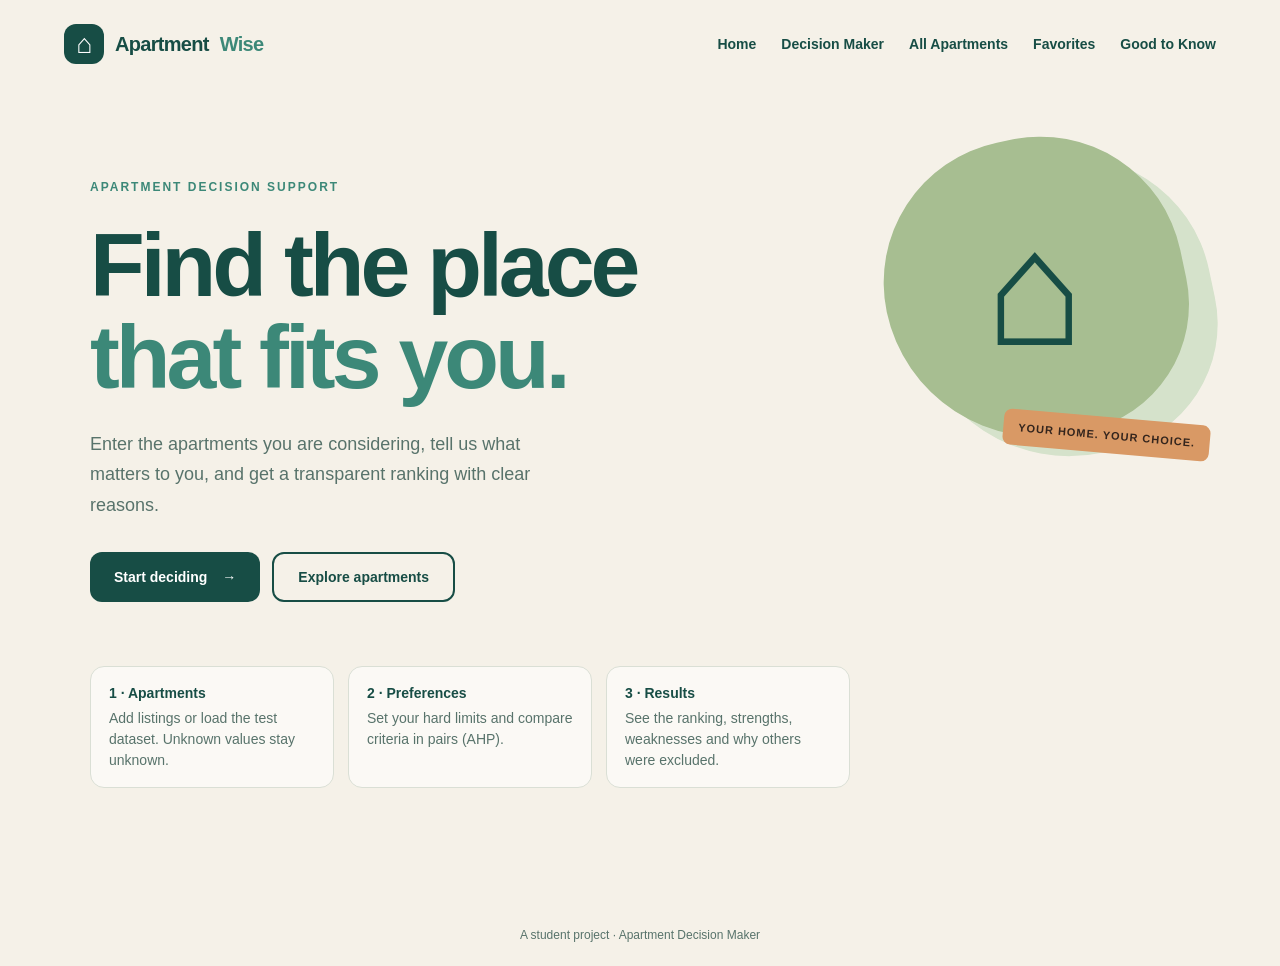
<file: index.html>
<!DOCTYPE html>
<html lang="en">
<head>
  <meta charset="UTF-8">
  <meta name="viewport" content="width=device-width, initial-scale=1.0">
  <meta name="theme-color" content="#174D45">
  <title>Apartment Decision Maker</title>
  <link rel="stylesheet" href="style.css">
  <link rel="stylesheet" href="components.css">
  <link rel="stylesheet" href="app.css">
</head>
<body>
  <!-- The home page has a top navigation and no sidebar. -->
  <div id="home" class="home-page">
    <header class="topbar">
      <a class="brand" href="#home"><span class="brand-symbol">⌂</span> Apartment<span class="brand-accent">Wise</span></a>
      <nav aria-label="Main navigation">
        <a href="#home">Home</a>
        <a href="#decision">Decision Maker</a>
        <a href="#apartments">All Apartments</a>
        <a href="#favorites">Favorites</a>
        <a href="#tips">Good to Know</a>
      </nav>
    </header>
    <main class="home-main">
      <div class="hero-label">APARTMENT DECISION SUPPORT</div>
      <h1>Find the place<br><em>that fits you.</em></h1>
      <p>Enter the apartments you are considering, tell us what matters to you, and get a transparent ranking with clear reasons.</p>
      <div class="hero-actions">
        <a href="#decision" class="btn btn-primary">Start deciding <span aria-hidden="true">→</span></a>
        <a href="#apartments" class="btn btn-outline">Explore apartments</a>
      </div>
      <div class="hero-graphic" aria-hidden="true"><div class="graphic-circle"><span>⌂</span></div><div class="graphic-tag">YOUR HOME. YOUR CHOICE.</div></div>
      <ol class="home-steps" aria-label="How it works">
        <li><b>1 · Apartments</b><span>Add listings or load the test dataset. Unknown values stay unknown.</span></li>
        <li><b>2 · Preferences</b><span>Set your hard limits and compare criteria in pairs (AHP).</span></li>
        <li><b>3 · Results</b><span>See the ranking, strengths, weaknesses and why others were excluded.</span></li>
      </ol>
    </main>
    <footer class="home-footer">A student project · Apartment Decision Maker</footer>
  </div>

  <!-- All subpages share the left sidebar. -->
  <div id="workspace" class="workspace" hidden>
    <aside class="sidebar" aria-label="Workspace navigation">
      <a class="sidebar-brand" href="#home"><span class="brand-symbol">⌂</span><span>Apartment<span class="brand-accent">Wise</span></span></a>
      <div class="sidebar-label">WORKSPACE</div>
      <nav class="side-nav">
        <a href="#decision" data-page="decision"><span aria-hidden="true">◈</span> Decision Maker</a>
        <a href="#apartments" data-page="apartments"><span aria-hidden="true">▦</span> All Apartments</a>
        <a href="#favorites" data-page="favorites"><span aria-hidden="true">♡</span> Favorites <span class="nav-count" id="fav-count" hidden></span></a>
        <a href="#tips" data-page="tips"><span aria-hidden="true">✦</span> Good to Know</a>
      </nav>
      <div class="sidebar-bottom"><a href="#home">← Back to Home</a></div>
    </aside>
    <main class="workspace-main" id="workspace-main" tabindex="-1">
      <div class="workspace-top"><span>APARTMENT DECISION MAKER</span><span class="prototype-label">PROTOTYPE · DATA STAYS IN THIS BROWSER</span></div>
      <div class="workspace-content" id="view"></div>
    </main>
  </div>

  <div class="toast" id="toast" role="status" aria-live="polite" hidden></div>

  <!-- Decision engine (no DOM access) -->
  <script src="js/engine/criteria.js"></script>
  <script src="js/engine/format.js"></script>
  <script src="js/engine/ahp.js"></script>
  <script src="js/engine/engine.js"></script>
  <!-- Test fixtures, only used when the user loads them -->
  <script src="js/data/test-dataset.js"></script>
  <script src="js/data/test-profiles.js"></script>
  <!-- User interface -->
  <script src="js/app/store.js"></script>
  <script src="js/app/ui.js"></script>
  <script src="js/app/views/apartments.js"></script>
  <script src="js/app/views/preferences.js"></script>
  <script src="js/app/views/results.js"></script>
  <script src="js/app/views/pages.js"></script>
  <script src="js/app/main.js"></script>
</body>
</html>
</file>
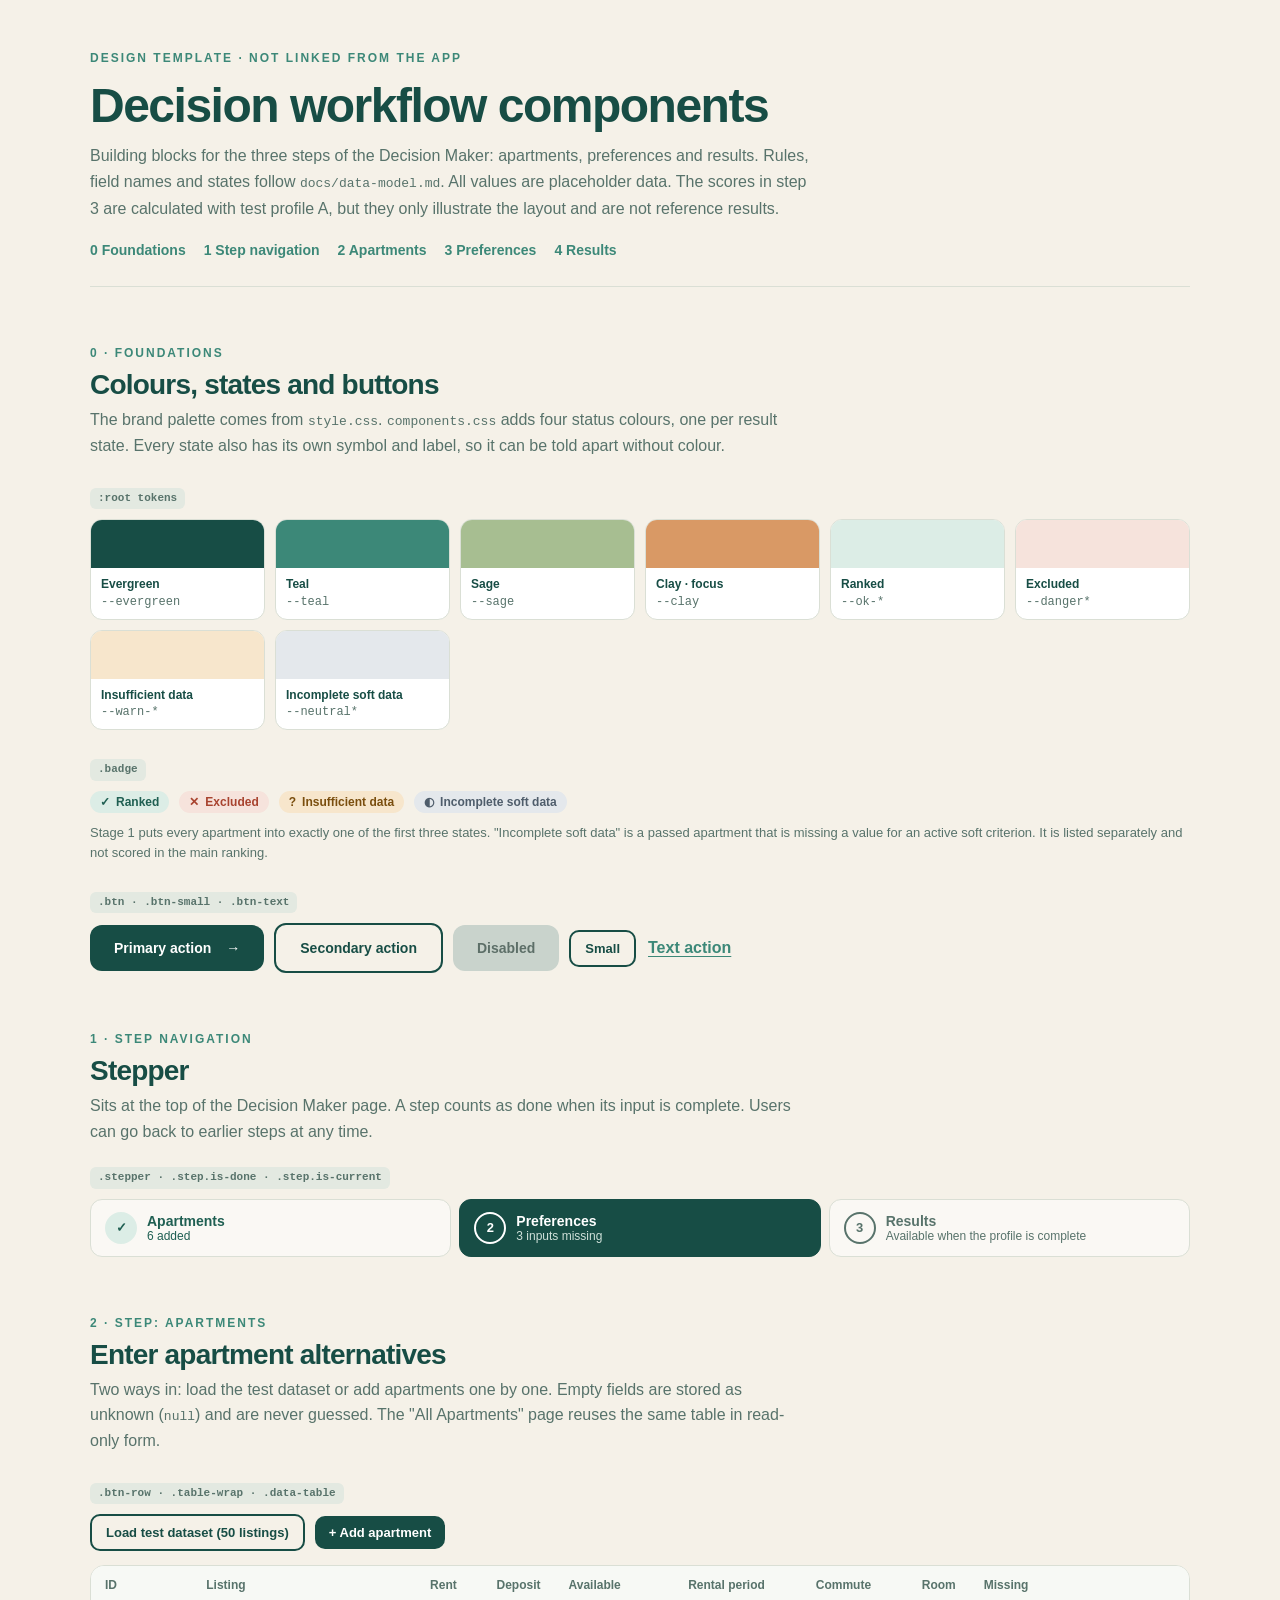
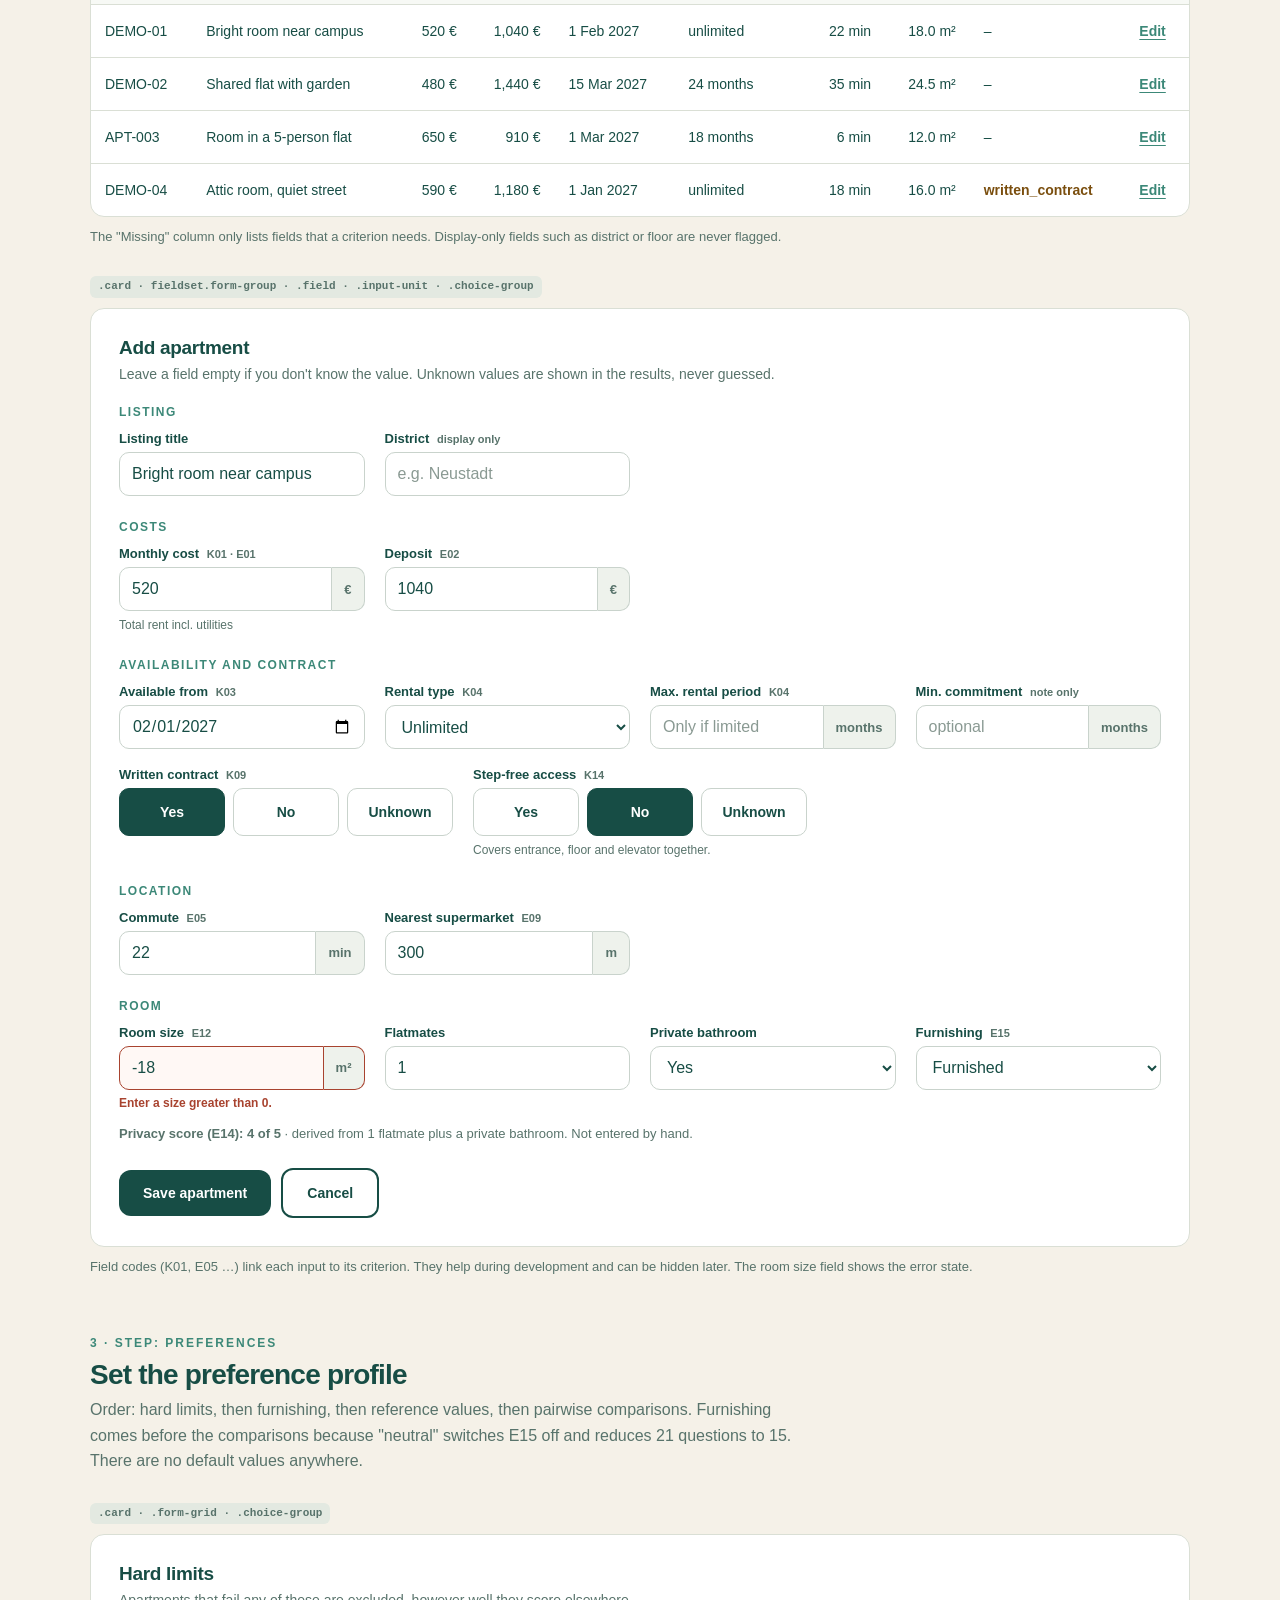
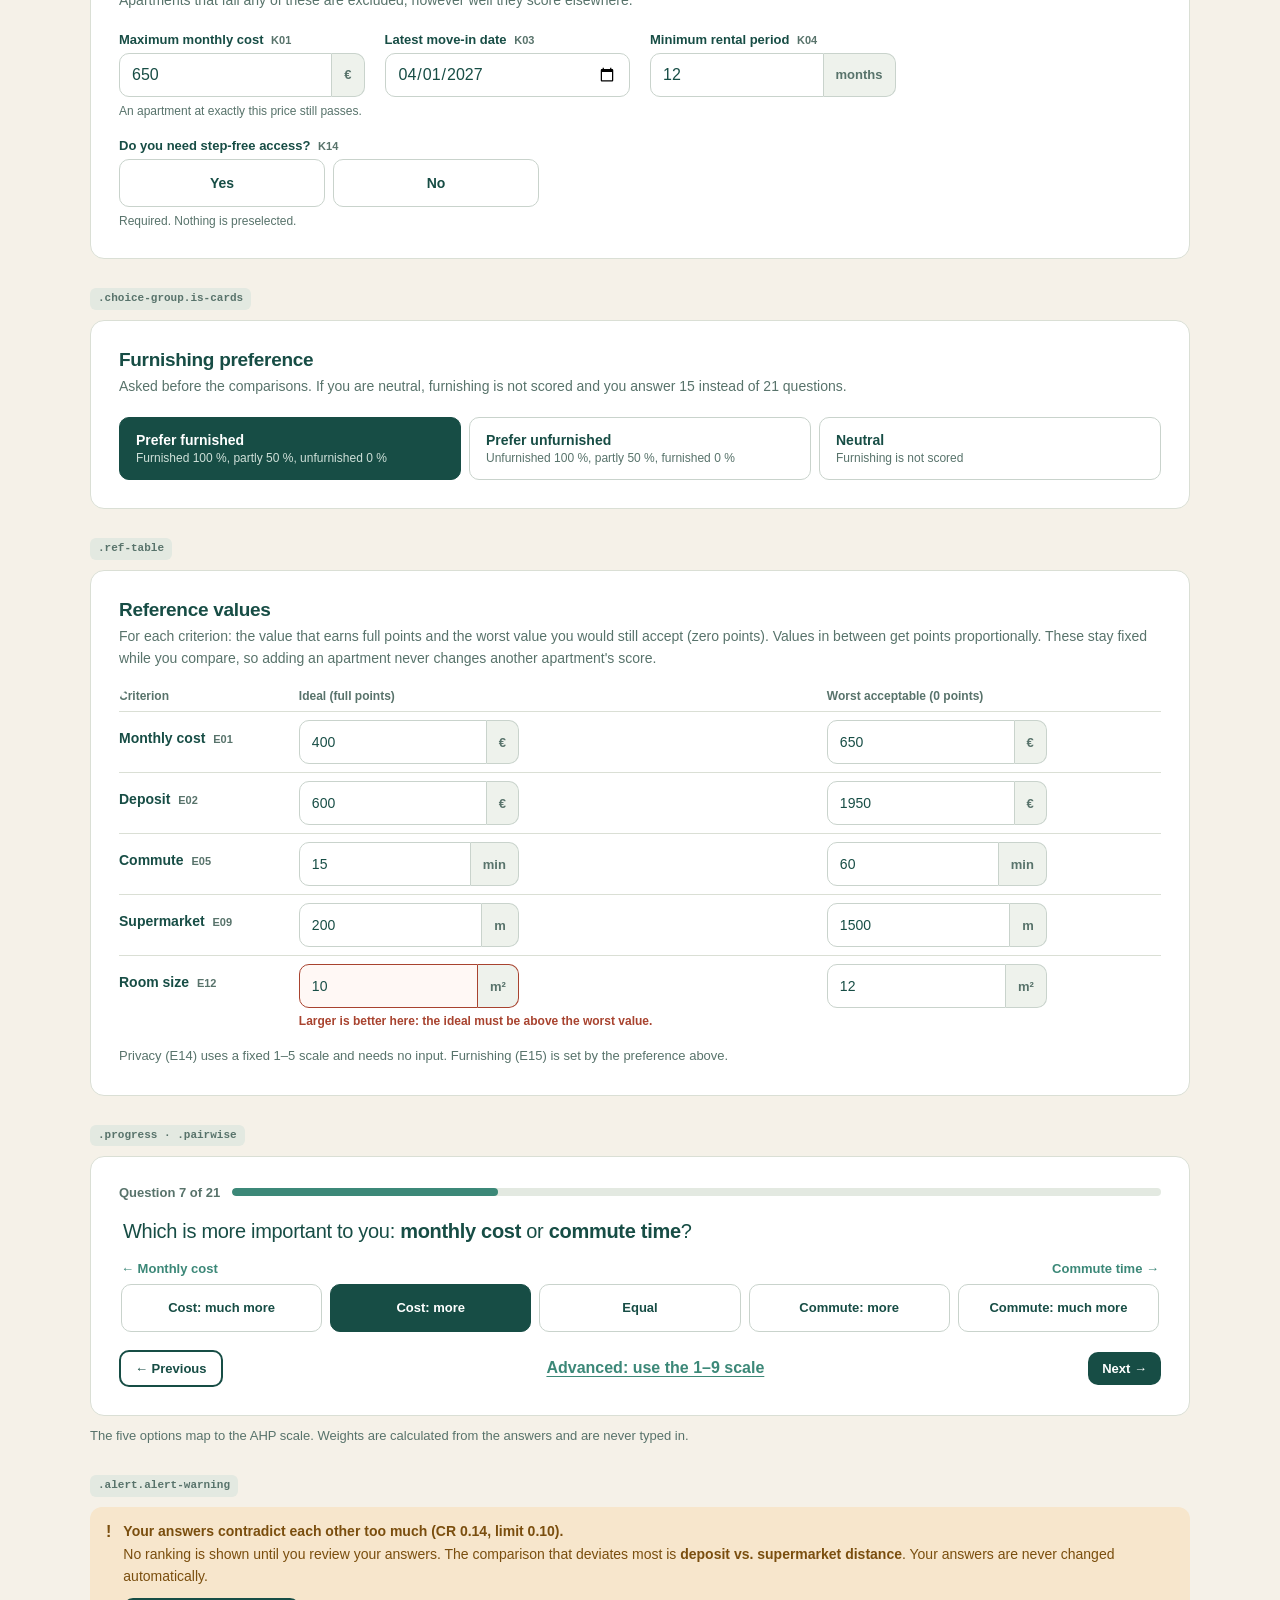
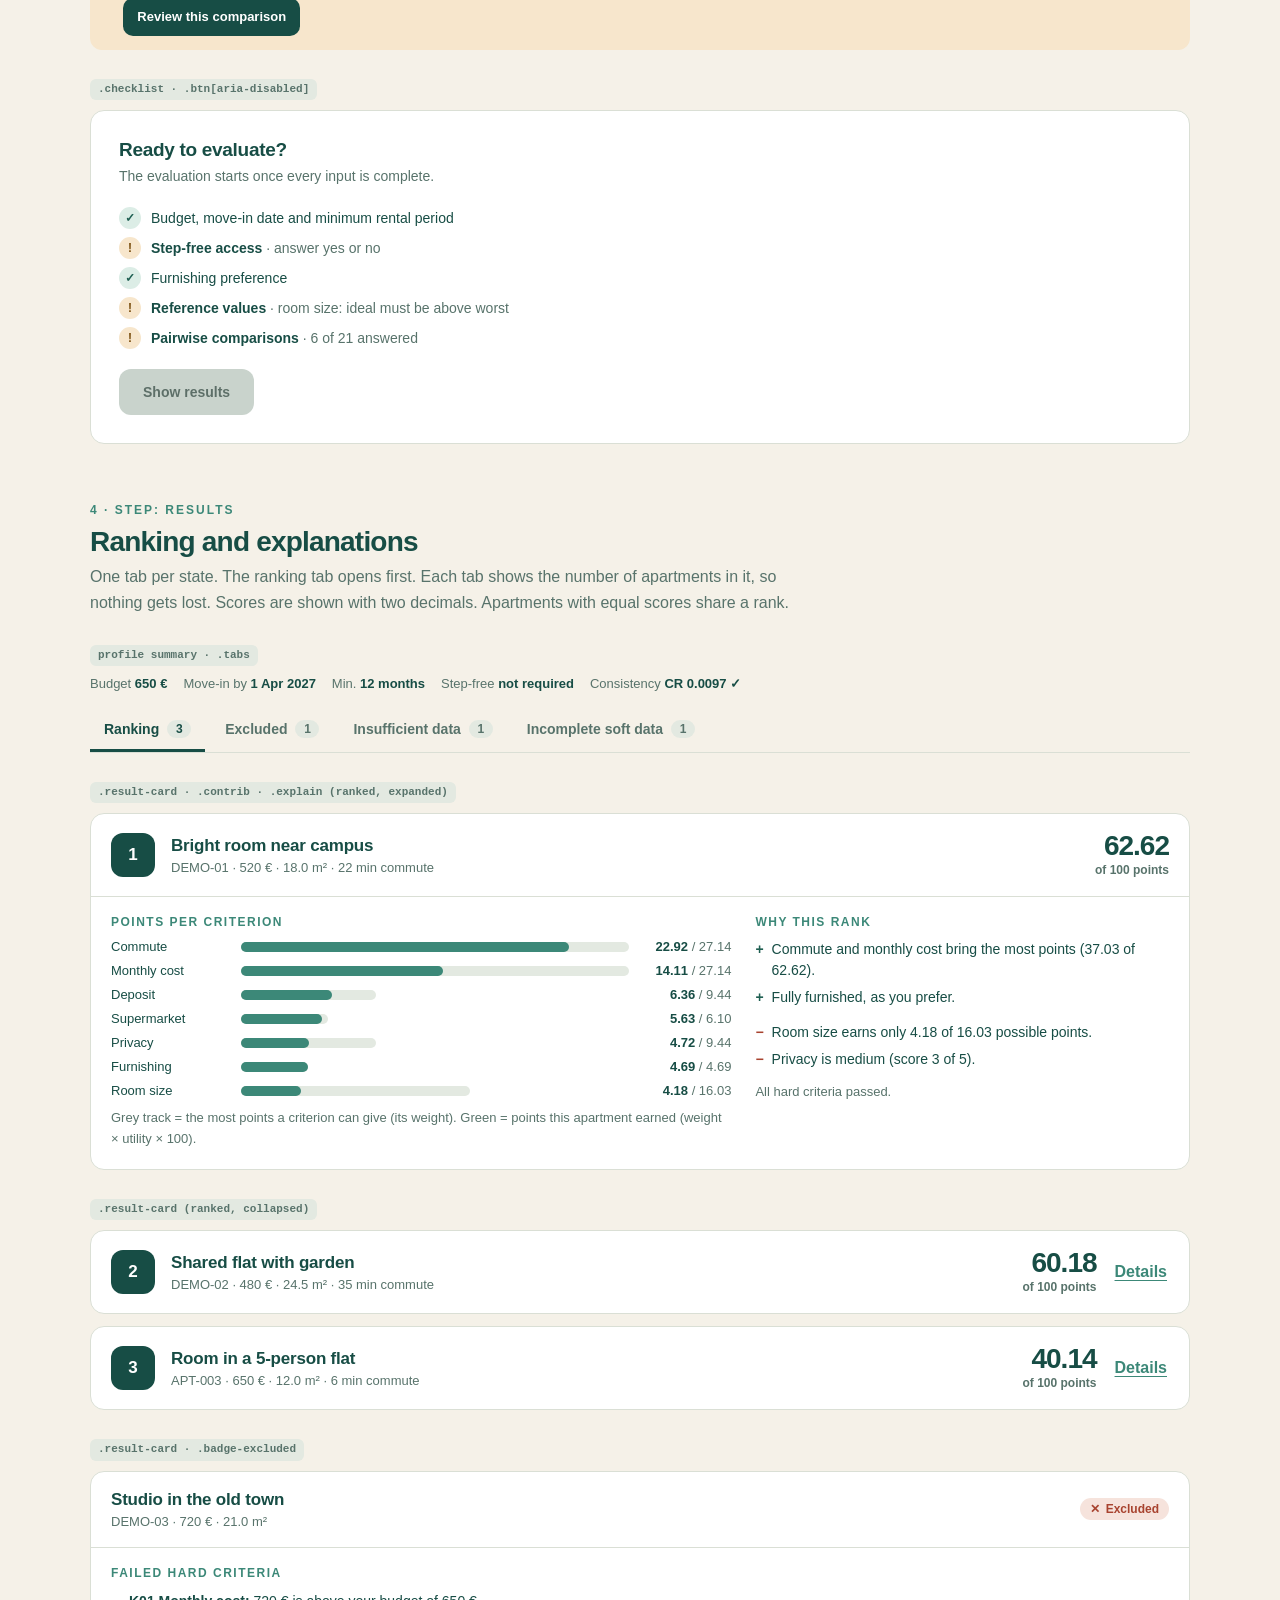
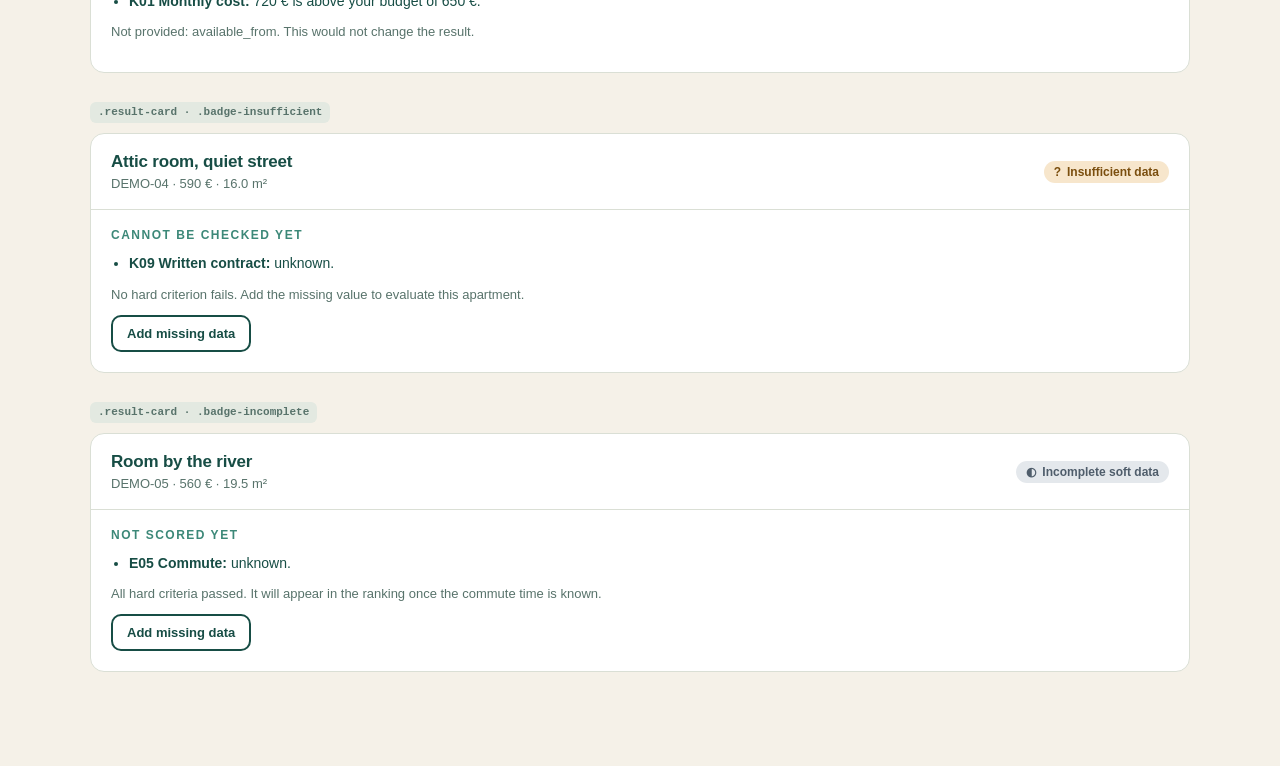
<file: design/template.html>
<!DOCTYPE html>
<html lang="en">
<head>
  <meta charset="UTF-8">
  <meta name="viewport" content="width=device-width, initial-scale=1.0">
  <title>Design Template · ApartmentWise</title>
  <link rel="stylesheet" href="../style.css">
  <link rel="stylesheet" href="../components.css">
  <style>
    /* Template-only layout. Nothing in this block is used by the app. */
    .tpl { width: min(1100px, 100% - 32px); margin: 0 auto; padding: 48px 0 96px; }
    .tpl-header { padding-bottom: 28px; border-bottom: 1px solid var(--line); }
    .tpl-header h1 { font-size: clamp(32px, 4.5vw, 48px); letter-spacing: -1.5px; margin: 12px 0 10px; }
    .tpl-header p { max-width: 720px; color: var(--muted); line-height: 1.65; margin: 0; }
    .tpl-toc { display: flex; flex-wrap: wrap; gap: 8px 18px; margin-top: 20px; font-size: 14px; font-weight: 700; }
    .tpl-toc a { color: var(--teal); }
    .tpl-section { padding-top: 56px; }
    .tpl-section > h2 { font-size: 28px; letter-spacing: -.8px; margin: 8px 0 6px; }
    .tpl-section > p { color: var(--muted); max-width: 720px; line-height: 1.6; margin: 0 0 22px; }
    .tpl-block { margin-top: 28px; }
    .tpl-tag { display: inline-block; margin-bottom: 10px; padding: 3px 8px; border-radius: 6px; background: #E3E9E1; color: var(--muted); font: 700 11px/1.4 Consolas, 'Courier New', monospace; }
    .tpl-note { margin: 10px 0 0; font-size: 13px; color: var(--muted); line-height: 1.55; }
    .tpl-swatches { display: grid; grid-template-columns: repeat(auto-fill, minmax(150px, 1fr)); gap: 10px; }
    .tpl-swatch { border: 1px solid var(--line); border-radius: 12px; overflow: hidden; background: white; font-size: 12px; }
    .tpl-swatch div { height: 48px; }
    .tpl-swatch p { margin: 0; padding: 8px 10px; line-height: 1.4; }
    .tpl-swatch code { color: var(--muted); }
    .tpl-row { display: flex; flex-wrap: wrap; gap: 10px; align-items: center; }
    .tpl-summary { display: flex; flex-wrap: wrap; gap: 6px 16px; margin-bottom: 18px; font-size: 13px; color: var(--muted); }
    .tpl-summary b { color: var(--evergreen); }
  </style>
</head>
<body>
<div class="tpl">

  <header class="tpl-header">
    <span class="section-eyebrow">DESIGN TEMPLATE · NOT LINKED FROM THE APP</span>
    <h1>Decision workflow components</h1>
    <p>Building blocks for the three steps of the Decision Maker: apartments, preferences and results. Rules, field names and states follow <code>docs/data-model.md</code>. All values are placeholder data. The scores in step 3 are calculated with test profile A, but they only illustrate the layout and are not reference results.</p>
    <nav class="tpl-toc" aria-label="Template sections">
      <a href="#foundations">0 Foundations</a>
      <a href="#navigation">1 Step navigation</a>
      <a href="#apartments">2 Apartments</a>
      <a href="#preferences">3 Preferences</a>
      <a href="#results">4 Results</a>
    </nav>
  </header>

  <!-- 0 FOUNDATIONS -->
  <section class="tpl-section" id="foundations">
    <span class="section-eyebrow">0 · FOUNDATIONS</span>
    <h2>Colours, states and buttons</h2>
    <p>The brand palette comes from <code>style.css</code>. <code>components.css</code> adds four status colours, one per result state. Every state also has its own symbol and label, so it can be told apart without colour.</p>

    <div class="tpl-block">
      <span class="tpl-tag">:root tokens</span>
      <div class="tpl-swatches">
        <div class="tpl-swatch"><div style="background:var(--evergreen)"></div><p><b>Evergreen</b><br><code>--evergreen</code></p></div>
        <div class="tpl-swatch"><div style="background:var(--teal)"></div><p><b>Teal</b><br><code>--teal</code></p></div>
        <div class="tpl-swatch"><div style="background:var(--sage)"></div><p><b>Sage</b><br><code>--sage</code></p></div>
        <div class="tpl-swatch"><div style="background:var(--clay)"></div><p><b>Clay · focus</b><br><code>--clay</code></p></div>
        <div class="tpl-swatch"><div style="background:var(--ok-bg)"></div><p><b>Ranked</b><br><code>--ok-*</code></p></div>
        <div class="tpl-swatch"><div style="background:var(--danger-bg)"></div><p><b>Excluded</b><br><code>--danger*</code></p></div>
        <div class="tpl-swatch"><div style="background:var(--warn-bg)"></div><p><b>Insufficient data</b><br><code>--warn-*</code></p></div>
        <div class="tpl-swatch"><div style="background:var(--neutral-bg)"></div><p><b>Incomplete soft data</b><br><code>--neutral*</code></p></div>
      </div>
    </div>

    <div class="tpl-block">
      <span class="tpl-tag">.badge</span>
      <div class="tpl-row">
        <span class="badge badge-ranked">Ranked</span>
        <span class="badge badge-excluded">Excluded</span>
        <span class="badge badge-insufficient">Insufficient data</span>
        <span class="badge badge-incomplete">Incomplete soft data</span>
      </div>
      <p class="tpl-note">Stage 1 puts every apartment into exactly one of the first three states. "Incomplete soft data" is a passed apartment that is missing a value for an active soft criterion. It is listed separately and not scored in the main ranking.</p>
    </div>

    <div class="tpl-block">
      <span class="tpl-tag">.btn · .btn-small · .btn-text</span>
      <div class="btn-row">
        <button class="btn btn-primary" type="button">Primary action <span aria-hidden="true">→</span></button>
        <button class="btn btn-outline" type="button">Secondary action</button>
        <button class="btn btn-primary" type="button" disabled>Disabled</button>
        <button class="btn btn-outline btn-small" type="button">Small</button>
        <button class="btn-text" type="button">Text action</button>
      </div>
    </div>
  </section>

  <!-- 1 NAVIGATION -->
  <section class="tpl-section" id="navigation">
    <span class="section-eyebrow">1 · STEP NAVIGATION</span>
    <h2>Stepper</h2>
    <p>Sits at the top of the Decision Maker page. A step counts as done when its input is complete. Users can go back to earlier steps at any time.</p>
    <span class="tpl-tag">.stepper · .step.is-done · .step.is-current</span>
    <ol class="stepper" aria-label="Decision steps">
      <li class="step is-done"><span>Apartments<small>6 added</small></span></li>
      <li class="step is-current" aria-current="step"><span>Preferences<small>3 inputs missing</small></span></li>
      <li class="step"><span>Results<small>Available when the profile is complete</small></span></li>
    </ol>
  </section>

  <!-- 2 APARTMENTS -->
  <section class="tpl-section" id="apartments">
    <span class="section-eyebrow">2 · STEP: APARTMENTS</span>
    <h2>Enter apartment alternatives</h2>
    <p>Two ways in: load the test dataset or add apartments one by one. Empty fields are stored as unknown (<code>null</code>) and are never guessed. The "All Apartments" page reuses the same table in read-only form.</p>

    <div class="tpl-block">
      <span class="tpl-tag">.btn-row · .table-wrap · .data-table</span>
      <div class="btn-row" style="margin-bottom:14px">
        <button class="btn btn-outline btn-small" type="button">Load test dataset (50 listings)</button>
        <button class="btn btn-primary btn-small" type="button">+ Add apartment</button>
      </div>
      <div class="table-wrap">
        <table class="data-table">
          <caption class="visually-hidden">Apartments added to this comparison</caption>
          <thead>
            <tr><th scope="col">ID</th><th scope="col">Listing</th><th scope="col" class="num">Rent</th><th scope="col" class="num">Deposit</th><th scope="col">Available</th><th scope="col">Rental period</th><th scope="col" class="num">Commute</th><th scope="col" class="num">Room</th><th scope="col">Missing</th><th scope="col"><span class="visually-hidden">Actions</span></th></tr>
          </thead>
          <tbody>
            <tr><td>DEMO-01</td><td>Bright room near campus</td><td class="num">520 €</td><td class="num">1,040 €</td><td>1 Feb 2027</td><td>unlimited</td><td class="num">22 min</td><td class="num">18.0 m²</td><td>–</td><td><button class="btn-text" type="button">Edit</button></td></tr>
            <tr><td>DEMO-02</td><td>Shared flat with garden</td><td class="num">480 €</td><td class="num">1,440 €</td><td>15 Mar 2027</td><td>24 months</td><td class="num">35 min</td><td class="num">24.5 m²</td><td>–</td><td><button class="btn-text" type="button">Edit</button></td></tr>
            <tr><td>APT-003</td><td>Room in a 5-person flat</td><td class="num">650 €</td><td class="num">910 €</td><td>1 Mar 2027</td><td>18 months</td><td class="num">6 min</td><td class="num">12.0 m²</td><td>–</td><td><button class="btn-text" type="button">Edit</button></td></tr>
            <tr><td>DEMO-04</td><td>Attic room, quiet street</td><td class="num">590 €</td><td class="num">1,180 €</td><td>1 Jan 2027</td><td>unlimited</td><td class="num">18 min</td><td class="num">16.0 m²</td><td><span class="missing">written_contract</span></td><td><button class="btn-text" type="button">Edit</button></td></tr>
          </tbody>
        </table>
      </div>
      <p class="tpl-note">The "Missing" column only lists fields that a criterion needs. Display-only fields such as district or floor are never flagged.</p>
    </div>

    <div class="tpl-block">
      <span class="tpl-tag">.card · fieldset.form-group · .field · .input-unit · .choice-group</span>
      <form class="card" onsubmit="return false" novalidate>
        <h3 class="card-title">Add apartment</h3>
        <p class="card-intro">Leave a field empty if you don't know the value. Unknown values are shown in the results, never guessed.</p>

        <fieldset class="form-group">
          <legend>Listing</legend>
          <div class="form-grid">
            <div class="field"><label for="f-title">Listing title</label><input class="input" id="f-title" value="Bright room near campus"></div>
            <div class="field"><label for="f-district">District <span class="field-code">display only</span></label><input class="input" id="f-district" placeholder="e.g. Neustadt"></div>
          </div>
        </fieldset>

        <fieldset class="form-group">
          <legend>Costs</legend>
          <div class="form-grid">
            <div class="field"><label for="f-rent">Monthly cost <span class="field-code">K01 · E01</span></label><div class="input-unit"><input class="input" id="f-rent" inputmode="decimal" value="520"><span>€</span></div><span class="field-hint">Total rent incl. utilities</span></div>
            <div class="field"><label for="f-deposit">Deposit <span class="field-code">E02</span></label><div class="input-unit"><input class="input" id="f-deposit" inputmode="decimal" value="1040"><span>€</span></div></div>
          </div>
        </fieldset>

        <fieldset class="form-group">
          <legend>Availability and contract</legend>
          <div class="form-grid">
            <div class="field"><label for="f-from">Available from <span class="field-code">K03</span></label><input class="input" id="f-from" type="date" value="2027-02-01"></div>
            <div class="field"><label for="f-type">Rental type <span class="field-code">K04</span></label><select class="select" id="f-type"><option value="">Unknown</option><option selected>Unlimited</option><option>Limited</option></select></div>
            <div class="field"><label for="f-max">Max. rental period <span class="field-code">K04</span></label><div class="input-unit"><input class="input" id="f-max" inputmode="numeric" disabled placeholder="Only if limited"><span>months</span></div></div>
            <div class="field"><label for="f-min">Min. commitment <span class="field-code">note only</span></label><div class="input-unit"><input class="input" id="f-min" inputmode="numeric" placeholder="optional"><span>months</span></div></div>
          </div>
          <div class="form-grid is-wide" style="margin-top:18px">
            <div class="field" role="radiogroup" aria-labelledby="l-contract">
              <span class="field-label" id="l-contract">Written contract <span class="field-code">K09</span></span>
              <div class="choice-group">
                <label class="choice"><input type="radio" name="contract" checked><span>Yes</span></label>
                <label class="choice"><input type="radio" name="contract"><span>No</span></label>
                <label class="choice"><input type="radio" name="contract"><span>Unknown</span></label>
              </div>
            </div>
            <div class="field" role="radiogroup" aria-labelledby="l-stepfree">
              <span class="field-label" id="l-stepfree">Step-free access <span class="field-code">K14</span></span>
              <div class="choice-group">
                <label class="choice"><input type="radio" name="stepfree"><span>Yes</span></label>
                <label class="choice"><input type="radio" name="stepfree" checked><span>No</span></label>
                <label class="choice"><input type="radio" name="stepfree"><span>Unknown</span></label>
              </div>
              <span class="field-hint">Covers entrance, floor and elevator together.</span>
            </div>
          </div>
        </fieldset>

        <fieldset class="form-group">
          <legend>Location</legend>
          <div class="form-grid">
            <div class="field"><label for="f-commute">Commute <span class="field-code">E05</span></label><div class="input-unit"><input class="input" id="f-commute" inputmode="numeric" value="22"><span>min</span></div></div>
            <div class="field"><label for="f-super">Nearest supermarket <span class="field-code">E09</span></label><div class="input-unit"><input class="input" id="f-super" inputmode="numeric" value="300"><span>m</span></div></div>
          </div>
        </fieldset>

        <fieldset class="form-group">
          <legend>Room</legend>
          <div class="form-grid">
            <div class="field is-invalid"><label for="f-room">Room size <span class="field-code">E12</span></label><div class="input-unit"><input class="input" id="f-room" inputmode="decimal" value="-18" aria-invalid="true" aria-describedby="e-room"><span>m²</span></div><span class="field-error" id="e-room">Enter a size greater than 0.</span></div>
            <div class="field"><label for="f-flatmates">Flatmates</label><input class="input" id="f-flatmates" inputmode="numeric" value="1"></div>
            <div class="field"><label for="f-bath">Private bathroom</label><select class="select" id="f-bath"><option value="">Unknown</option><option selected>Yes</option><option>No</option></select></div>
            <div class="field"><label for="f-furn">Furnishing <span class="field-code">E15</span></label><select class="select" id="f-furn"><option value="">Unknown</option><option selected>Furnished</option><option>Partly furnished</option><option>Unfurnished</option></select></div>
          </div>
          <p class="tpl-note" style="margin-top:14px"><b>Privacy score (E14): 4 of 5</b> · derived from 1 flatmate plus a private bathroom. Not entered by hand.</p>
        </fieldset>

        <div class="btn-row" style="margin-top:24px">
          <button class="btn btn-primary" type="submit">Save apartment</button>
          <button class="btn btn-outline" type="button">Cancel</button>
        </div>
      </form>
      <p class="tpl-note">Field codes (K01, E05 …) link each input to its criterion. They help during development and can be hidden later. The room size field shows the error state.</p>
    </div>
  </section>

  <!-- 3 PREFERENCES -->
  <section class="tpl-section" id="preferences">
    <span class="section-eyebrow">3 · STEP: PREFERENCES</span>
    <h2>Set the preference profile</h2>
    <p>Order: hard limits, then furnishing, then reference values, then pairwise comparisons. Furnishing comes before the comparisons because "neutral" switches E15 off and reduces 21 questions to 15. There are no default values anywhere.</p>

    <div class="tpl-block">
      <span class="tpl-tag">.card · .form-grid · .choice-group</span>
      <form class="card" onsubmit="return false" novalidate>
        <h3 class="card-title">Hard limits</h3>
        <p class="card-intro">Apartments that fail any of these are excluded, however well they score elsewhere.</p>
        <div class="form-grid">
          <div class="field"><label for="p-budget">Maximum monthly cost <span class="field-code">K01</span></label><div class="input-unit"><input class="input" id="p-budget" inputmode="decimal" value="650"><span>€</span></div><span class="field-hint">An apartment at exactly this price still passes.</span></div>
          <div class="field"><label for="p-movein">Latest move-in date <span class="field-code">K03</span></label><input class="input" id="p-movein" type="date" value="2027-04-01"></div>
          <div class="field"><label for="p-period">Minimum rental period <span class="field-code">K04</span></label><div class="input-unit"><input class="input" id="p-period" inputmode="numeric" value="12"><span>months</span></div></div>
        </div>
        <div class="field" role="radiogroup" aria-labelledby="l-need-stepfree" style="margin-top:18px;max-width:420px">
          <span class="field-label" id="l-need-stepfree">Do you need step-free access? <span class="field-code">K14</span></span>
          <div class="choice-group">
            <label class="choice"><input type="radio" name="need-stepfree"><span>Yes</span></label>
            <label class="choice"><input type="radio" name="need-stepfree"><span>No</span></label>
          </div>
          <span class="field-hint">Required. Nothing is preselected.</span>
        </div>
      </form>
    </div>

    <div class="tpl-block">
      <span class="tpl-tag">.choice-group.is-cards</span>
      <div class="card" role="radiogroup" aria-labelledby="l-furnish">
        <h3 class="card-title" id="l-furnish">Furnishing preference</h3>
        <p class="card-intro">Asked before the comparisons. If you are neutral, furnishing is not scored and you answer 15 instead of 21 questions.</p>
        <div class="choice-group is-cards">
          <label class="choice"><input type="radio" name="furnish" checked><span>Prefer furnished<small>Furnished 100 %, partly 50 %, unfurnished 0 %</small></span></label>
          <label class="choice"><input type="radio" name="furnish"><span>Prefer unfurnished<small>Unfurnished 100 %, partly 50 %, furnished 0 %</small></span></label>
          <label class="choice"><input type="radio" name="furnish"><span>Neutral<small>Furnishing is not scored</small></span></label>
        </div>
      </div>
    </div>

    <div class="tpl-block">
      <span class="tpl-tag">.ref-table</span>
      <div class="card">
        <h3 class="card-title">Reference values</h3>
        <p class="card-intro">For each criterion: the value that earns full points and the worst value you would still accept (zero points). Values in between get points proportionally. These stay fixed while you compare, so adding an apartment never changes another apartment's score.</p>
        <div class="table-wrap" style="border:0">
          <table class="ref-table">
            <thead><tr><th scope="col">Criterion</th><th scope="col">Ideal (full points)</th><th scope="col">Worst acceptable (0 points)</th></tr></thead>
            <tbody>
              <tr><td>Monthly cost <span class="field-code">E01</span></td><td><div class="input-unit"><input class="input" aria-label="Monthly cost ideal" value="400"><span>€</span></div></td><td><div class="input-unit"><input class="input" aria-label="Monthly cost worst" value="650"><span>€</span></div></td></tr>
              <tr><td>Deposit <span class="field-code">E02</span></td><td><div class="input-unit"><input class="input" aria-label="Deposit ideal" value="600"><span>€</span></div></td><td><div class="input-unit"><input class="input" aria-label="Deposit worst" value="1950"><span>€</span></div></td></tr>
              <tr><td>Commute <span class="field-code">E05</span></td><td><div class="input-unit"><input class="input" aria-label="Commute ideal" value="15"><span>min</span></div></td><td><div class="input-unit"><input class="input" aria-label="Commute worst" value="60"><span>min</span></div></td></tr>
              <tr><td>Supermarket <span class="field-code">E09</span></td><td><div class="input-unit"><input class="input" aria-label="Supermarket ideal" value="200"><span>m</span></div></td><td><div class="input-unit"><input class="input" aria-label="Supermarket worst" value="1500"><span>m</span></div></td></tr>
              <tr><td>Room size <span class="field-code">E12</span></td>
                <td><div class="field is-invalid"><div class="input-unit"><input class="input" aria-label="Room size ideal" value="10" aria-invalid="true" aria-describedby="e-ref-room"><span>m²</span></div><span class="field-error" id="e-ref-room">Larger is better here: the ideal must be above the worst value.</span></div></td>
                <td><div class="input-unit"><input class="input" aria-label="Room size worst" value="12"><span>m²</span></div></td></tr>
            </tbody>
          </table>
        </div>
        <p class="tpl-note">Privacy (E14) uses a fixed 1–5 scale and needs no input. Furnishing (E15) is set by the preference above.</p>
      </div>
    </div>

    <div class="tpl-block">
      <span class="tpl-tag">.progress · .pairwise</span>
      <form class="card" onsubmit="return false">
        <div class="progress"><span>Question 7 of 21</span><div class="progress-track" role="progressbar" aria-label="Pairwise comparisons answered" aria-valuemin="0" aria-valuemax="21" aria-valuenow="6"><div class="progress-fill" style="width:28.6%"></div></div></div>
        <fieldset class="pairwise" style="border:0;padding:0;margin-top:18px">
          <legend class="pairwise-question">Which is more important to you: <b>monthly cost</b> or <b>commute time</b>?</legend>
          <div class="pairwise-pair" aria-hidden="true"><span>← Monthly cost</span><span>Commute time →</span></div>
          <div class="choice-group">
            <label class="choice"><input type="radio" name="pw"><span>Cost: much more</span></label>
            <label class="choice"><input type="radio" name="pw" checked><span>Cost: more</span></label>
            <label class="choice"><input type="radio" name="pw"><span>Equal</span></label>
            <label class="choice"><input type="radio" name="pw"><span>Commute: more</span></label>
            <label class="choice"><input type="radio" name="pw"><span>Commute: much more</span></label>
          </div>
        </fieldset>
        <div class="pairwise-nav">
          <button class="btn btn-outline btn-small" type="button">← Previous</button>
          <button class="btn-text" type="button">Advanced: use the 1–9 scale</button>
          <button class="btn btn-primary btn-small" type="submit">Next →</button>
        </div>
      </form>
      <p class="tpl-note">The five options map to the AHP scale. Weights are calculated from the answers and are never typed in.</p>
    </div>

    <div class="tpl-block">
      <span class="tpl-tag">.alert.alert-warning</span>
      <div class="alert alert-warning" role="alert">
        <span class="alert-icon" aria-hidden="true">!</span>
        <div>
          <strong>Your answers contradict each other too much (CR 0.14, limit 0.10).</strong>
          <p>No ranking is shown until you review your answers. The comparison that deviates most is <b>deposit vs. supermarket distance</b>. Your answers are never changed automatically.</p>
          <div class="btn-row"><button class="btn btn-primary btn-small" type="button">Review this comparison</button></div>
        </div>
      </div>
    </div>

    <div class="tpl-block">
      <span class="tpl-tag">.checklist · .btn[aria-disabled]</span>
      <div class="card">
        <h3 class="card-title">Ready to evaluate?</h3>
        <p class="card-intro">The evaluation starts once every input is complete.</p>
        <ul class="checklist" id="missing-inputs">
          <li class="is-done">Budget, move-in date and minimum rental period</li>
          <li class="is-missing">Step-free access <span>· answer yes or no</span></li>
          <li class="is-done">Furnishing preference</li>
          <li class="is-missing">Reference values <span>· room size: ideal must be above worst</span></li>
          <li class="is-missing">Pairwise comparisons <span>· 6 of 21 answered</span></li>
        </ul>
        <button class="btn btn-primary" type="button" aria-disabled="true" aria-describedby="missing-inputs">Show results</button>
      </div>
    </div>
  </section>

  <!-- 4 RESULTS -->
  <section class="tpl-section" id="results">
    <span class="section-eyebrow">4 · STEP: RESULTS</span>
    <h2>Ranking and explanations</h2>
    <p>One tab per state. The ranking tab opens first. Each tab shows the number of apartments in it, so nothing gets lost. Scores are shown with two decimals. Apartments with equal scores share a rank.</p>

    <div class="tpl-block">
      <span class="tpl-tag">profile summary · .tabs</span>
      <div class="tpl-summary" aria-label="Profile used">
        <span>Budget <b>650 €</b></span><span>Move-in by <b>1 Apr 2027</b></span><span>Min. <b>12 months</b></span><span>Step-free <b>not required</b></span><span>Consistency <b>CR 0.0097 ✓</b></span>
      </div>
      <div class="tabs" role="tablist" aria-label="Result groups">
        <button class="tab" role="tab" aria-selected="true">Ranking <span class="tab-count">3</span></button>
        <button class="tab" role="tab" aria-selected="false">Excluded <span class="tab-count">1</span></button>
        <button class="tab" role="tab" aria-selected="false">Insufficient data <span class="tab-count">1</span></button>
        <button class="tab" role="tab" aria-selected="false">Incomplete soft data <span class="tab-count">1</span></button>
      </div>
    </div>

    <div class="tpl-block">
      <span class="tpl-tag">.result-card · .contrib · .explain (ranked, expanded)</span>
      <article class="result-card">
        <div class="result-head">
          <div class="result-rank" aria-label="Rank 1">1</div>
          <div class="result-title"><h3>Bright room near campus</h3><div class="result-meta">DEMO-01 · 520 € · 18.0 m² · 22 min commute</div></div>
          <div class="result-score"><strong>62.62</strong><span>of 100 points</span></div>
        </div>
        <div class="result-body">
          <div>
            <h4>Points per criterion</h4>
            <ul class="contrib">
              <li><span>Commute</span><span class="contrib-bar"><span class="contrib-track" style="width:100%"></span><span class="contrib-fill" style="width:84.45%"></span></span><span class="contrib-value"><b>22.92</b> / 27.14</span></li>
              <li><span>Monthly cost</span><span class="contrib-bar"><span class="contrib-track" style="width:100%"></span><span class="contrib-fill" style="width:51.99%"></span></span><span class="contrib-value"><b>14.11</b> / 27.14</span></li>
              <li><span>Deposit</span><span class="contrib-bar"><span class="contrib-track" style="width:34.78%"></span><span class="contrib-fill" style="width:23.43%"></span></span><span class="contrib-value"><b>6.36</b> / 9.44</span></li>
              <li><span>Supermarket</span><span class="contrib-bar"><span class="contrib-track" style="width:22.48%"></span><span class="contrib-fill" style="width:20.74%"></span></span><span class="contrib-value"><b>5.63</b> / 6.10</span></li>
              <li><span>Privacy</span><span class="contrib-bar"><span class="contrib-track" style="width:34.78%"></span><span class="contrib-fill" style="width:17.39%"></span></span><span class="contrib-value"><b>4.72</b> / 9.44</span></li>
              <li><span>Furnishing</span><span class="contrib-bar"><span class="contrib-track" style="width:17.28%"></span><span class="contrib-fill" style="width:17.28%"></span></span><span class="contrib-value"><b>4.69</b> / 4.69</span></li>
              <li><span>Room size</span><span class="contrib-bar"><span class="contrib-track" style="width:59.06%"></span><span class="contrib-fill" style="width:15.40%"></span></span><span class="contrib-value"><b>4.18</b> / 16.03</span></li>
            </ul>
            <p class="tpl-note">Grey track = the most points a criterion can give (its weight). Green = points this apartment earned (weight × utility × 100).</p>
          </div>
          <div>
            <h4>Why this rank</h4>
            <ul class="explain is-strengths">
              <li>Commute and monthly cost bring the most points (37.03 of 62.62).</li>
              <li>Fully furnished, as you prefer.</li>
            </ul>
            <ul class="explain is-weaknesses">
              <li>Room size earns only 4.18 of 16.03 possible points.</li>
              <li>Privacy is medium (score 3 of 5).</li>
            </ul>
            <p class="result-note">All hard criteria passed.</p>
          </div>
        </div>
      </article>
    </div>

    <div class="tpl-block">
      <span class="tpl-tag">.result-card (ranked, collapsed)</span>
      <article class="result-card">
        <div class="result-head">
          <div class="result-rank" aria-label="Rank 2">2</div>
          <div class="result-title"><h3>Shared flat with garden</h3><div class="result-meta">DEMO-02 · 480 € · 24.5 m² · 35 min commute</div></div>
          <div class="result-score"><strong>60.18</strong><span>of 100 points</span></div>
          <button class="btn-text" type="button" aria-expanded="false">Details</button>
        </div>
      </article>
      <article class="result-card">
        <div class="result-head">
          <div class="result-rank" aria-label="Rank 3">3</div>
          <div class="result-title"><h3>Room in a 5-person flat</h3><div class="result-meta">APT-003 · 650 € · 12.0 m² · 6 min commute</div></div>
          <div class="result-score"><strong>40.14</strong><span>of 100 points</span></div>
          <button class="btn-text" type="button" aria-expanded="false">Details</button>
        </div>
      </article>
    </div>

    <div class="tpl-block">
      <span class="tpl-tag">.result-card · .badge-excluded</span>
      <article class="result-card">
        <div class="result-head">
          <div class="result-title"><h3>Studio in the old town</h3><div class="result-meta">DEMO-03 · 720 € · 21.0 m²</div></div>
          <span class="badge badge-excluded">Excluded</span>
        </div>
        <div class="result-body" style="grid-template-columns:1fr">
          <div>
            <h4>Failed hard criteria</h4>
            <ul class="result-reasons"><li><b>K01 Monthly cost:</b> 720 € is above your budget of 650 €.</li></ul>
            <p class="result-note">Not provided: available_from. This would not change the result.</p>
          </div>
        </div>
      </article>
    </div>

    <div class="tpl-block">
      <span class="tpl-tag">.result-card · .badge-insufficient</span>
      <article class="result-card">
        <div class="result-head">
          <div class="result-title"><h3>Attic room, quiet street</h3><div class="result-meta">DEMO-04 · 590 € · 16.0 m²</div></div>
          <span class="badge badge-insufficient">Insufficient data</span>
        </div>
        <div class="result-body" style="grid-template-columns:1fr">
          <div>
            <h4>Cannot be checked yet</h4>
            <ul class="result-reasons"><li><b>K09 Written contract:</b> unknown.</li></ul>
            <p class="result-note">No hard criterion fails. Add the missing value to evaluate this apartment.</p>
            <div class="btn-row" style="margin-top:12px"><button class="btn btn-outline btn-small" type="button">Add missing data</button></div>
          </div>
        </div>
      </article>
    </div>

    <div class="tpl-block">
      <span class="tpl-tag">.result-card · .badge-incomplete</span>
      <article class="result-card">
        <div class="result-head">
          <div class="result-title"><h3>Room by the river</h3><div class="result-meta">DEMO-05 · 560 € · 19.5 m²</div></div>
          <span class="badge badge-incomplete">Incomplete soft data</span>
        </div>
        <div class="result-body" style="grid-template-columns:1fr">
          <div>
            <h4>Not scored yet</h4>
            <ul class="result-reasons"><li><b>E05 Commute:</b> unknown.</li></ul>
            <p class="result-note">All hard criteria passed. It will appear in the ranking once the commute time is known.</p>
            <div class="btn-row" style="margin-top:12px"><button class="btn btn-outline btn-small" type="button">Add missing data</button></div>
          </div>
        </div>
      </article>
    </div>
  </section>

</div>
</body>
</html>
</file>
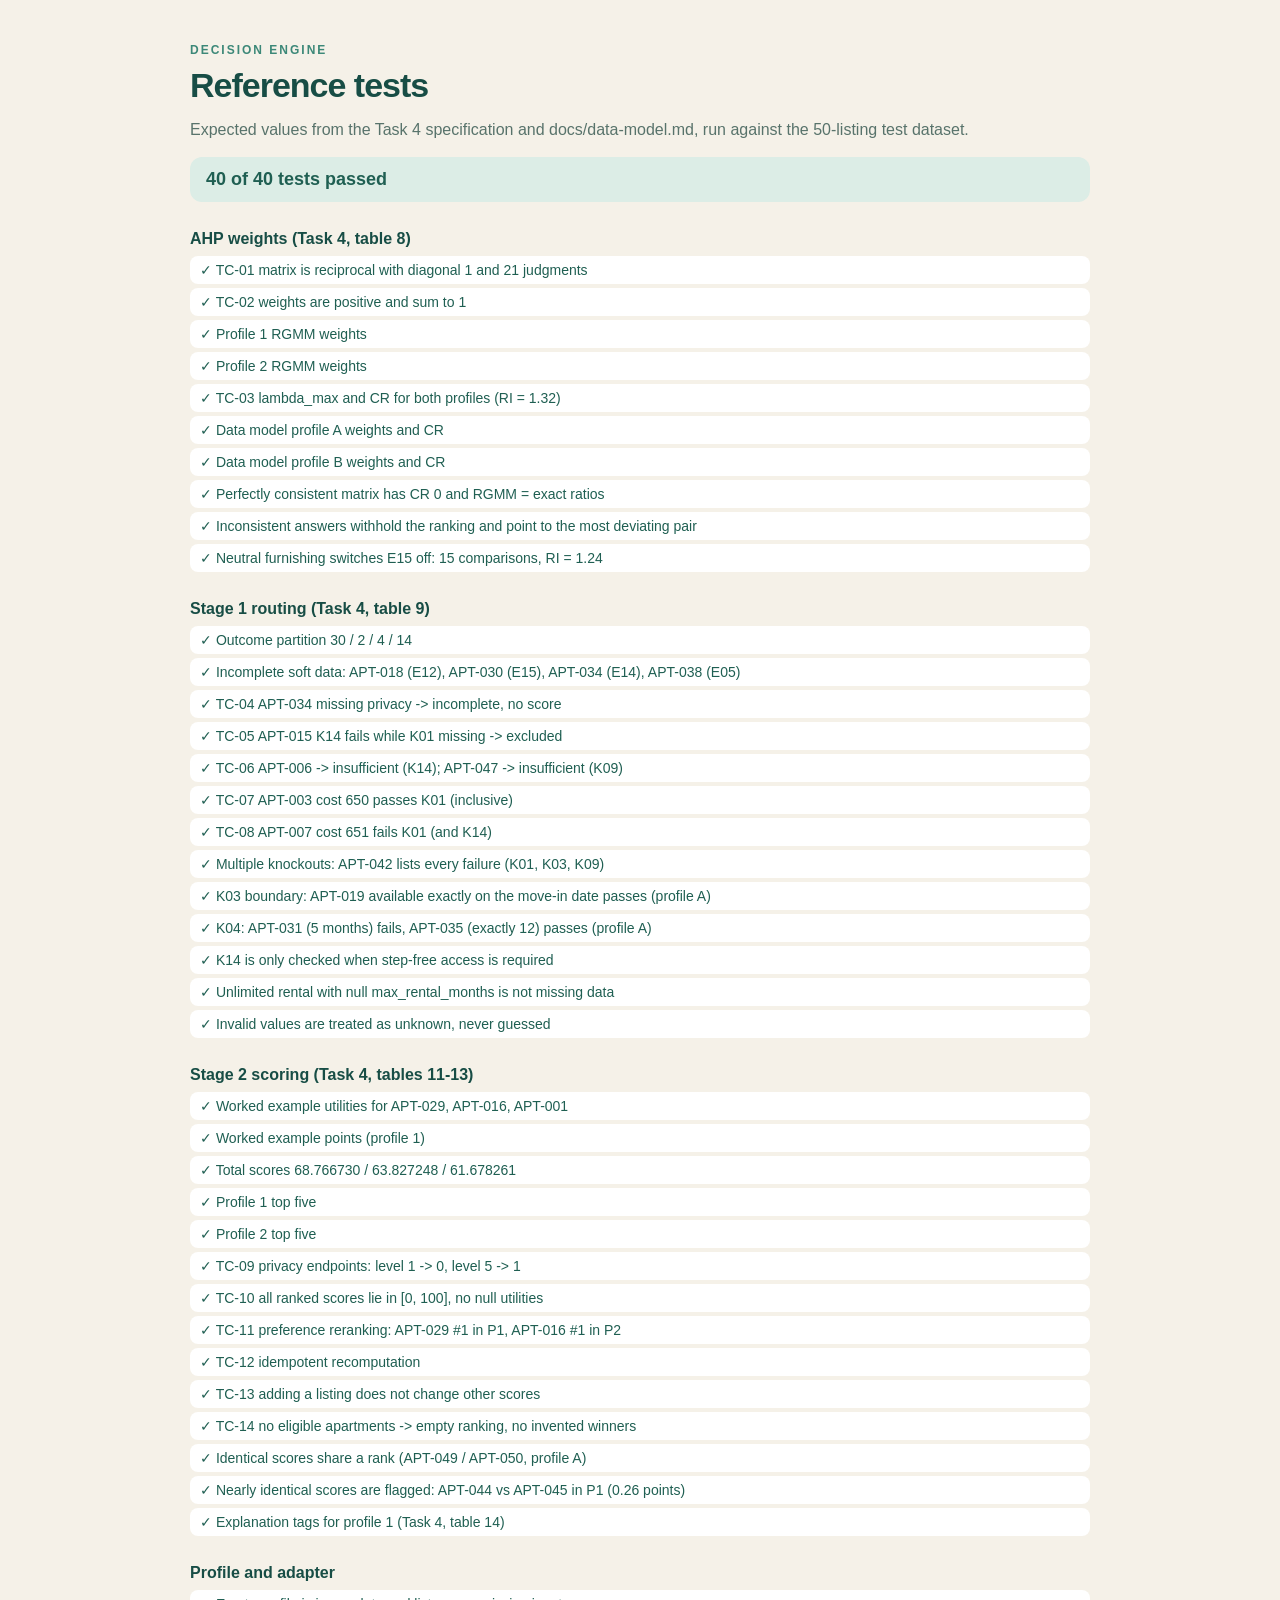
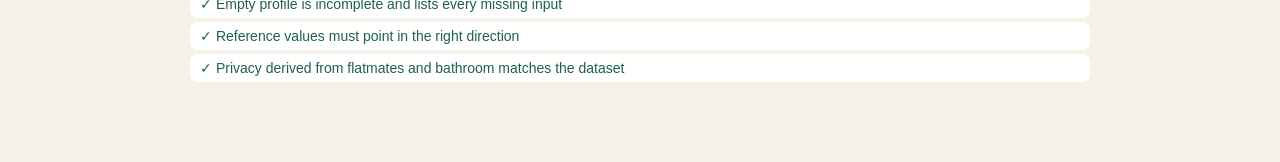
<file: tests/engine.test.html>
<!DOCTYPE html>
<html lang="en">
<head>
  <meta charset="UTF-8">
  <meta name="viewport" content="width=device-width, initial-scale=1.0">
  <title>Engine Tests · ApartmentWise</title>
  <link rel="stylesheet" href="../style.css">
  <style>
    main { width: min(900px, 100% - 32px); margin: 0 auto; padding: 40px 0 80px; }
    h1 { font-size: 34px; letter-spacing: -1px; margin: 8px 0 6px; }
    h2 { font-size: 16px; margin: 28px 0 8px; }
    ul { list-style: none; padding: 0; margin: 0; display: grid; gap: 4px; font-size: 14px; }
    li { padding: 6px 10px; border-radius: 8px; background: #fff; }
    li.pass { color: #1F5F52; }
    li.fail { color: #A8432F; background: #F6E3DC; font-weight: 700; }
    code { font-weight: 500; font-size: 12px; }
    .summary { font-weight: 800; font-size: 18px; padding: 12px 16px; border-radius: 12px; }
    .summary.good { background: #DCEDE6; color: #1F5F52; }
    .summary.bad { background: #F6E3DC; color: #A8432F; }
  </style>
</head>
<body>
  <main>
    <span class="section-eyebrow">DECISION ENGINE</span>
    <h1>Reference tests</h1>
    <p style="color:var(--muted)">Expected values from the Task 4 specification and docs/data-model.md, run against the 50-listing test dataset.</p>
    <div id="report">Running…</div>
  </main>
  <script src="../js/engine/criteria.js"></script>
  <script src="../js/engine/format.js"></script>
  <script src="../js/engine/ahp.js"></script>
  <script src="../js/engine/engine.js"></script>
  <script src="../js/data/test-dataset.js"></script>
  <script src="../js/data/test-profiles.js"></script>
  <script src="engine.test.js"></script>
</body>
</html>
</file>
<file: style.css>
:root {
  --evergreen: #174D45;
  --teal: #3C8878;
  --sage: #A7BE91;
  --clay: #D99965;
  --cream: #F5F1E8;
  --white: #FFFFFF;
  --muted: #58736B;
  --line: #DADFD5;
}
* { box-sizing: border-box; }
html { scroll-behavior: smooth; }
body { margin: 0; font-family: Inter, 'Segoe UI', Arial, sans-serif; background: var(--cream); color: var(--evergreen); }
a { color: inherit; text-decoration: none; }
button, a { -webkit-tap-highlight-color: transparent; }
a:focus-visible { outline: 3px solid var(--clay); outline-offset: 4px; }
[hidden] { display: none !important; }
/* Home */
.home-page { min-height: 100vh; display: flex; flex-direction: column; }
.topbar { min-height: 88px; padding: 18px clamp(24px,5vw,82px); display: flex; justify-content: space-between; align-items: center; gap: 24px; }
.brand, .sidebar-brand { display: inline-flex; align-items: center; gap: 11px; font-weight: 800; font-size: 20px; letter-spacing: -.7px; white-space: nowrap; }
.brand-symbol { display: inline-grid; place-items: center; background: var(--evergreen); color: white; width: 40px; height: 40px; border-radius: 12px; font-size: 27px; line-height: 1; }
.brand-accent { color: var(--teal); }
.topbar nav { display: flex; flex-wrap: wrap; gap: 25px; font-size: 14px; font-weight: 600; }
.topbar nav a:hover { color: var(--teal); }
.home-main { margin: auto; width: min(1100px,90%); position: relative; padding: 92px 0 116px; min-height: 570px; }
.hero-label, .section-eyebrow { color: var(--teal); font-size: 12px; letter-spacing: 2px; font-weight: 800; }
.home-main h1 { position: relative; z-index: 1; max-width: 700px; font-size: clamp(52px,7vw,96px); letter-spacing: -4px; line-height: 1.03; margin: 25px 0; }
.home-main h1 em { color: var(--teal); font-style: normal; }
.home-main p { position: relative; z-index: 1; max-width: 490px; font-size: 18px; line-height: 1.7; color: var(--muted); }
.hero-actions { position: relative; z-index: 1; display: flex; flex-wrap: wrap; gap: 12px; margin-top: 32px; }
.btn { display: inline-flex; align-items: center; gap: 15px; border-radius: 12px; padding: 15px 24px; font-size: 14px; font-weight: 700; transition: transform .2s; }
.btn:hover { transform: translateY(-2px); }
.btn-primary { color: white; background: var(--evergreen); }
.btn-outline { border: 2px solid var(--evergreen); }
.hero-graphic { position: absolute; right: -15px; top: 50px; width: 320px; height: 330px; pointer-events: none; }
.graphic-circle { width: 300px; height: 300px; border-radius: 50% 50% 45% 55%; background: var(--sage); display: grid; place-items: center; transform: rotate(-12deg); box-shadow: 24px 25px 0 #D5E2CB; }
.graphic-circle span { font-size: 165px; color: var(--evergreen); transform: rotate(12deg); }
.graphic-tag { position: absolute; right: -5px; bottom: 15px; transform: rotate(5deg); padding: 12px 15px; background: var(--clay); color: #34251D; border-radius: 8px; font-size: 11px; font-weight: 800; letter-spacing: 1px; }
.home-footer { padding: 24px; text-align: center; font-size: 12px; color: var(--muted); }
/* Workspace */
.workspace { min-height: 100vh; display: flex; }
.sidebar { width: 252px; flex: 0 0 252px; background: var(--evergreen); color: white; padding: 30px 15px; display: flex; flex-direction: column; min-height: 100vh; }
.sidebar-brand { padding: 0 10px; font-size: 19px; }
.sidebar-brand .brand-symbol { background: var(--teal); }
.sidebar-brand .brand-accent { color: var(--sage); }
.sidebar-label { color: #B2CDC1; padding: 65px 13px 16px; letter-spacing: 2px; font-size: 10px; font-weight: 800; }
.side-nav { display: flex; flex-direction: column; gap: 7px; }
.side-nav a { display: flex; align-items: center; gap: 12px; padding: 15px 13px; border-radius: 10px; font-weight: 600; font-size: 14px; color: #DAE7E1; }
.side-nav a span { font-size: 20px; width: 24px; text-align: center; }
.side-nav a:hover { background: #28665A; }
.side-nav a.active { background: var(--cream); color: var(--evergreen); }
.sidebar-bottom { margin-top: auto; padding: 30px 13px 5px; font-size: 13px; color: #C0D8CE; }
.workspace-main { flex: 1; min-width: 0; background: var(--cream); }
.workspace-top { border-bottom: 1px solid var(--line); padding: 27px clamp(25px,4vw,65px); display: flex; justify-content: space-between; gap: 15px; align-items: center; font-size: 11px; font-weight: 750; letter-spacing: 1.2px; color: var(--muted); }
.prototype-label { color: var(--teal); }
.workspace-content { padding: clamp(32px,6vw,75px); max-width: 1100px; }
.workspace-content h1 { font-size: clamp(35px,4.5vw,60px); letter-spacing: -2px; margin: 15px 0; }
.page-description { color: var(--muted); font-size: 17px; }
.empty-state { margin-top: 60px; padding: 60px 30px; border: 2px dashed #C5D5C8; border-radius: 20px; text-align: center; background: rgba(255,255,255,.45); }
.empty-icon { margin: auto; display: grid; place-items: center; width: 70px; height: 70px; border-radius: 18px; background: #DBE8D5; color: var(--evergreen); font-size: 38px; }
.empty-state h2 { font-size: 23px; margin: 22px 0 8px; }
.empty-state p { color: var(--muted); margin: 0; }
@media(max-width:850px) { .hero-graphic { opacity: .18; right: 0; } .topbar { align-items: flex-start; flex-direction: column; } }
@media(max-width:650px) { .home-main { padding: 50px 0 80px; } .home-main h1 { letter-spacing: -2px; } .workspace { display: block; } .sidebar { width: 100%; min-height: auto; padding: 18px; } .sidebar-label,.sidebar-bottom { display: none; } .side-nav { margin-top: 16px; flex-direction: row; flex-wrap: wrap; } .side-nav a { font-size: 12px; padding: 10px; } .workspace-top { padding: 22px; } .workspace-content { padding: 28px 22px; } .empty-state { margin-top: 35px; padding: 40px 16px; } }
</file>
<file: components.css>
/*
  Shared UI components for the decision workflow.
  Loaded after style.css. Shown and documented in design/template.html.
  Status colours are never used alone: every status also has an icon and a text label.
*/
:root {
  --ok-text: #1F5F52;   --ok-bg: #DCEDE6;
  --danger: #A8432F;    --danger-bg: #F6E3DC;
  --warn-text: #7A4E0E; --warn-bg: #F7E6CC;
  --neutral: #4F5D6B;   --neutral-bg: #E4E8EC;
  --card: #FFFFFF;
  --field-line: #C9D3CC;
  --radius: 14px;
}

/* Base for form controls and buttons */
button, input, select, textarea { font: inherit; color: inherit; }
button { cursor: pointer; }
button:focus-visible, input:focus-visible, select:focus-visible, textarea:focus-visible,
.choice input:focus-visible + span { outline: 3px solid var(--clay); outline-offset: 2px; }
.visually-hidden { position: absolute; width: 1px; height: 1px; margin: -1px; padding: 0; overflow: hidden; clip: rect(0 0 0 0); white-space: nowrap; border: 0; }

/* Buttons (extends .btn from style.css so <button> and <a> look the same) */
button.btn { border: 0; background: none; }
button.btn-primary { background: var(--evergreen); color: white; }
button.btn-outline { border: 2px solid var(--evergreen); }
.btn-small { padding: 9px 14px; font-size: 13px; gap: 8px; border-radius: 10px; }
.btn-text { border: 0; background: none; padding: 6px 2px; font-weight: 700; color: var(--teal); text-decoration: underline; text-underline-offset: 3px; }
.btn[disabled], .btn[aria-disabled="true"] { background: #C9D3CC; color: #5D6F68; border-color: transparent; cursor: not-allowed; transform: none; }
.btn-row { display: flex; flex-wrap: wrap; gap: 10px; align-items: center; }

/* Cards and section headings inside a step */
.card { background: var(--card); border: 1px solid var(--line); border-radius: var(--radius); padding: clamp(18px, 3vw, 28px); }
.card + .card { margin-top: 16px; }
.card-title { margin: 0 0 4px; font-size: 19px; letter-spacing: -.3px; }
.card-intro { margin: 0 0 20px; color: var(--muted); font-size: 14px; line-height: 1.6; }

/* Stepper: Apartments -> Preferences -> Results */
.stepper { list-style: none; margin: 0; padding: 0; display: flex; gap: 8px; counter-reset: step; }
.step { flex: 1; min-width: 0; display: flex; align-items: center; gap: 10px; padding: 12px 14px; border-radius: 12px; background: rgba(255,255,255,.55); border: 1px solid var(--line); font-size: 14px; font-weight: 700; color: var(--muted); counter-increment: step; }
.step::before { content: counter(step); flex: 0 0 28px; height: 28px; display: grid; place-items: center; border-radius: 50%; border: 2px solid currentColor; font-size: 13px; }
.step small { display: block; font-weight: 500; font-size: 12px; }
.step.is-done { color: var(--ok-text); }
.step.is-done::before { content: "✓"; background: var(--ok-bg); border-color: var(--ok-bg); }
.step.is-current { background: var(--evergreen); border-color: var(--evergreen); color: white; }
.step.is-current small { color: #CFE0D9; }

/* Form fields */
.form-grid { display: grid; grid-template-columns: repeat(auto-fill, minmax(min(100%, 200px), 1fr)); gap: 18px 20px; }
.form-grid.is-wide { grid-template-columns: repeat(auto-fill, minmax(min(100%, 320px), 1fr)); } /* for yes/no/unknown choices */
fieldset.form-group { border: 0; margin: 0 0 24px; padding: 0; }
fieldset.form-group:last-of-type { margin-bottom: 0; }
fieldset.form-group > legend { padding: 0; margin-bottom: 12px; font-size: 12px; font-weight: 800; letter-spacing: 1.5px; color: var(--teal); text-transform: uppercase; }
.field { display: flex; flex-direction: column; gap: 6px; min-width: 0; }
.field > label, .field-label { font-size: 13px; font-weight: 700; }
.field-code { color: var(--muted); font-weight: 600; font-size: 11px; margin-left: 4px; }
.input, .select { width: 100%; min-height: 44px; padding: 10px 12px; border: 1.5px solid var(--field-line); border-radius: 10px; background: white; }
.input::placeholder { color: #8A9A93; }
.input-unit { display: flex; align-items: stretch; }
.input-unit .input { border-radius: 10px 0 0 10px; }
.input-unit span { display: grid; place-items: center; padding: 0 12px; border: 1.5px solid var(--field-line); border-left: 0; border-radius: 0 10px 10px 0; background: #EEF2EC; color: var(--muted); font-size: 13px; font-weight: 700; }
.field-hint { font-size: 12px; color: var(--muted); line-height: 1.45; }
.field-error { font-size: 12px; font-weight: 700; color: var(--danger); }
.field.is-invalid .input, .field.is-invalid .input-unit span { border-color: var(--danger); }
.field.is-invalid .input { background: #FFF8F5; }

/* Choice controls: radio inputs styled as segments or cards */
.choice-group { display: flex; flex-wrap: wrap; gap: 8px; }
.choice { position: relative; flex: 1 1 0; min-width: 88px; }
.choice input { position: absolute; opacity: 0; inset: 0; margin: 0; cursor: pointer; }
.choice > span { display: flex; flex-direction: column; justify-content: center; gap: 3px; height: 100%; min-height: 48px; padding: 10px 14px; border: 1.5px solid var(--field-line); border-radius: 10px; background: white; font-size: 14px; font-weight: 700; text-align: center; }
.choice > span small { font-weight: 500; font-size: 12px; color: var(--muted); }
.choice input:checked + span { border-color: var(--evergreen); background: var(--evergreen); color: white; }
.choice input:checked + span small { color: #CFE0D9; }
.choice-group.is-cards .choice { min-width: 200px; }
.choice-group.is-cards .choice > span { align-items: flex-start; text-align: left; padding: 14px 16px; }

/* Reference values: ideal and worst per soft criterion */
.ref-table { width: 100%; border-collapse: collapse; font-size: 14px; }
.ref-table th { text-align: left; font-size: 12px; color: var(--muted); font-weight: 700; padding: 0 10px 8px 0; }
.ref-table td { padding: 8px 10px 8px 0; vertical-align: top; border-top: 1px solid var(--line); }
.ref-table td:first-child { font-weight: 700; padding-top: 18px; }
.ref-table .input-unit { min-width: 130px; max-width: 220px; }

/* Pairwise comparison */
.progress { display: flex; align-items: center; gap: 12px; font-size: 13px; font-weight: 700; color: var(--muted); }
.progress-track { flex: 1; height: 8px; border-radius: 99px; background: #E3E9E1; overflow: hidden; }
.progress-fill { height: 100%; background: var(--teal); border-radius: 99px; }
.pairwise { margin-top: 18px; }
.pairwise-question { margin: 0 0 16px; font-size: 20px; letter-spacing: -.3px; line-height: 1.35; }
.pairwise-pair { display: flex; justify-content: space-between; gap: 12px; margin-bottom: 8px; font-size: 13px; font-weight: 800; color: var(--teal); }
.pairwise .choice { min-width: 0; }
.pairwise .choice > span { font-size: 13px; padding: 10px 8px; }
.pairwise-nav { display: flex; justify-content: space-between; align-items: center; gap: 10px; margin-top: 18px; }

/* Alerts */
.alert { display: flex; gap: 12px; padding: 14px 16px; border-radius: 12px; font-size: 14px; line-height: 1.55; }
.alert-icon { flex: 0 0 auto; font-weight: 800; font-size: 16px; line-height: 1.4; }
.alert strong { display: block; }
.alert p { margin: 2px 0 0; }
.alert .btn-row { margin-top: 10px; }
.alert-warning { background: var(--warn-bg); color: var(--warn-text); }
.alert-danger { background: var(--danger-bg); color: var(--danger); }
.alert-info { background: #E2ECE7; color: var(--evergreen); }

/* Profile checklist with start button */
.checklist { list-style: none; margin: 0 0 20px; padding: 0; display: grid; gap: 8px; font-size: 14px; }
.checklist li { position: relative; padding-left: 32px; line-height: 22px; }
.checklist li::before { position: absolute; left: 0; top: 0; width: 22px; height: 22px; display: grid; place-items: center; border-radius: 50%; font-size: 12px; font-weight: 800; }
.checklist li.is-done::before { content: "✓"; background: var(--ok-bg); color: var(--ok-text); }
.checklist li.is-missing::before { content: "!"; background: var(--warn-bg); color: var(--warn-text); }
.checklist li.is-missing { font-weight: 700; }
.checklist li span { color: var(--muted); font-weight: 500; }

/* Status badges for the four result states */
.badge { display: inline-flex; align-items: center; gap: 6px; padding: 4px 10px; border-radius: 99px; font-size: 12px; font-weight: 800; white-space: nowrap; }
.badge::before { font-size: 12px; }
.badge-ranked { background: var(--ok-bg); color: var(--ok-text); }
.badge-ranked::before { content: "✓"; }
.badge-excluded { background: var(--danger-bg); color: var(--danger); }
.badge-excluded::before { content: "✕"; }
.badge-insufficient { background: var(--warn-bg); color: var(--warn-text); }
.badge-insufficient::before { content: "?"; }
.badge-incomplete { background: var(--neutral-bg); color: var(--neutral); }
.badge-incomplete::before { content: "◐"; }

/* Data table (apartment list) */
.table-wrap { position: relative; /* keeps the hidden caption inside, otherwise phones zoom out */ overflow-x: auto; border: 1px solid var(--line); border-radius: var(--radius); background: var(--card); }
.data-table { width: 100%; border-collapse: collapse; font-size: 14px; white-space: nowrap; }
.data-table th { text-align: left; padding: 12px 14px; font-size: 12px; color: var(--muted); font-weight: 700; background: #F7F9F5; border-bottom: 1px solid var(--line); }
.data-table td { padding: 12px 14px; border-bottom: 1px solid var(--line); }
.data-table tr:last-child td { border-bottom: 0; }
.data-table .num { text-align: right; font-variant-numeric: tabular-nums; }
.missing { color: var(--warn-text); font-weight: 700; }

/* Result tabs */
.tabs { display: flex; gap: 6px; overflow-x: auto; border-bottom: 1px solid var(--line); margin-bottom: 18px; }
.tab { flex: 0 0 auto; white-space: nowrap; display: inline-flex; align-items: center; gap: 8px; padding: 11px 14px; border: 0; border-bottom: 3px solid transparent; background: none; font-size: 14px; font-weight: 700; color: var(--muted); }
.tab[aria-selected="true"] { color: var(--evergreen); border-bottom-color: var(--evergreen); }
.tab-count { min-width: 24px; padding: 2px 7px; border-radius: 99px; background: #E3E9E1; font-size: 12px; text-align: center; }

/* Result cards */
.result-card { background: var(--card); border: 1px solid var(--line); border-radius: var(--radius); }
.result-card + .result-card { margin-top: 12px; }
.result-head { display: flex; align-items: center; gap: 16px; padding: 18px 20px; }
.result-rank { flex: 0 0 44px; height: 44px; display: grid; place-items: center; border-radius: 12px; background: var(--evergreen); color: white; font-weight: 800; font-size: 17px; }
.result-title { flex: 1; min-width: 0; }
.result-title h3 { margin: 0; font-size: 17px; letter-spacing: -.2px; }
.result-meta { margin-top: 4px; font-size: 13px; color: var(--muted); }
.result-score { text-align: right; }
.result-score strong { display: block; font-size: 28px; letter-spacing: -1px; line-height: 1; font-variant-numeric: tabular-nums; }
.result-score span { font-size: 12px; color: var(--muted); font-weight: 700; }
.result-body { border-top: 1px solid var(--line); padding: 18px 20px 20px; display: grid; grid-template-columns: minmax(0, 3fr) minmax(0, 2fr); gap: 24px; }
.result-body h4 { margin: 0 0 10px; font-size: 12px; font-weight: 800; letter-spacing: 1.5px; color: var(--teal); text-transform: uppercase; }
.result-reasons { margin: 0; padding-left: 18px; font-size: 14px; line-height: 1.6; }
.result-note { margin-top: 12px; font-size: 13px; color: var(--muted); }

/* Contribution of each soft criterion: fill = points earned, track = weight (max points) */
.contrib { list-style: none; margin: 0; padding: 0; display: grid; gap: 9px; font-size: 13px; }
.contrib li { display: grid; grid-template-columns: 120px minmax(0, 1fr) 92px; gap: 10px; align-items: center; }
.contrib-bar { height: 10px; border-radius: 99px; background: transparent; position: relative; }
.contrib-track { position: absolute; inset: 0 auto 0 0; border-radius: 99px; background: #E3E9E1; }
.contrib-fill { position: absolute; inset: 0 auto 0 0; border-radius: 99px; background: var(--teal); }
.contrib-value { text-align: right; font-variant-numeric: tabular-nums; color: var(--muted); }
.contrib-value b { color: var(--evergreen); }

/* Explanation lists */
.explain { list-style: none; margin: 0 0 14px; padding: 0; display: grid; gap: 6px; font-size: 14px; line-height: 1.5; }
.explain li { display: flex; gap: 8px; }
.explain li::before { flex: 0 0 auto; font-weight: 800; }
.explain.is-strengths li::before { content: "+"; color: var(--ok-text); }
.explain.is-weaknesses li::before { content: "−"; color: var(--danger); }

@media (max-width: 760px) {
  .stepper { flex-direction: column; }
  .result-head { flex-wrap: wrap; gap: 12px 14px; }
  .result-title { flex: 1 1 calc(100% - 60px); }
  .result-rank + .result-title ~ .result-score { margin-left: 58px; text-align: left; }
  .pairwise-nav { flex-wrap: wrap; }
  .pairwise-nav .btn-text { order: 3; width: 100%; text-align: center; }
  .result-body { grid-template-columns: 1fr; }
  .contrib li { grid-template-columns: 96px minmax(0, 1fr) 84px; }
  .pairwise .choice-group { flex-direction: column; }
  .pairwise-pair { display: none; }
}
</file>
<file: app.css>
/*
  App-specific layout on top of style.css (brand) and components.css (design system).
  Only things the design template does not cover yet.
*/

/* Home: how it works */
.home-steps { position: relative; z-index: 1; list-style: none; margin: 64px 0 0; padding: 0; display: grid; grid-template-columns: repeat(auto-fit, minmax(220px, 1fr)); gap: 14px; max-width: 760px; }
.home-steps li { background: rgba(255,255,255,.6); border: 1px solid var(--line); border-radius: var(--radius); padding: 16px 18px; font-size: 14px; line-height: 1.5; color: var(--muted); }
.home-steps b { display: block; color: var(--evergreen); margin-bottom: 4px; }

/* Sidebar counter */
.nav-count { margin-left: auto; min-width: 22px; padding: 1px 7px; border-radius: 99px; background: var(--clay); color: #34251D; font-size: 12px; font-weight: 800; text-align: center; }
.side-nav a .nav-count { width: auto; font-size: 12px; }

/* Page head */
.page-head { display: flex; justify-content: space-between; align-items: flex-end; gap: 20px; flex-wrap: wrap; margin-bottom: 26px; }
.page-head h1 { margin: 12px 0 8px; }
.page-head .page-description { margin: 0; max-width: 620px; line-height: 1.6; }
.workspace-content { max-width: 1180px; }

/* Stepper: whole step is a link */
.stepper { margin-bottom: 26px; }
.step a { flex: 1; min-width: 0; color: inherit; }
.step a:hover { text-decoration: underline; text-underline-offset: 3px; }
.step.is-current a:hover { text-decoration: none; }

/* Toolbar and step navigation */
.toolbar { margin-bottom: 16px; }
.step-nav { display: flex; justify-content: space-between; align-items: center; gap: 12px; flex-wrap: wrap; margin-top: 30px; }
a.btn.is-disabled { background: #C9D3CC; color: #5D6F68; border-color: transparent; cursor: not-allowed; transform: none; }
.btn-danger-text { color: var(--danger); }
.table-note, .empty-note, .ranking-note { font-size: 13px; color: var(--muted); line-height: 1.55; margin: 12px 0; }
.ranking-note { margin: 0 0 14px; }
.empty-note { padding: 30px 0; text-align: center; font-size: 14px; }
.field-note { margin: 12px 0 0; font-size: 13px; color: var(--muted); line-height: 1.55; }

/* Apartment table and form */
.cell-title { max-width: 260px; overflow: hidden; text-overflow: ellipsis; }
.data-table td.actions { text-align: right; }
.data-table .btn-text { padding: 2px; }
.apt-form { margin-bottom: 18px; scroll-margin-top: 16px; }
.apt-form .alert { margin-bottom: 18px; }
.input:disabled { background: #F1F3EF; color: #8A9A93; }

/* Preferences */
.pref-stack > * + * { margin-top: 16px; }
.pref-stack .card + .card { margin-top: 16px; }
.card-head { display: flex; justify-content: space-between; align-items: baseline; gap: 12px; flex-wrap: wrap; }
.card-badge { font-size: 12px; font-weight: 800; color: var(--teal); background: #E2ECE7; padding: 4px 10px; border-radius: 99px; }
#pairwise-card, #weights-card { scroll-margin-top: 16px; }
.ref-table tr.is-invalid .input, .ref-table tr.is-invalid .input-unit span { border-color: var(--danger); }
.ref-error-row td { border-top: 0 !important; padding-top: 0 !important; }
.ref-error-row .field-error[hidden] { display: none; }

.fixture-box { margin-bottom: 18px; border: 1px dashed #C5D5C8; border-radius: 12px; padding: 12px 16px; background: rgba(255,255,255,.45); font-size: 14px; }
.fixture-box summary { cursor: pointer; font-weight: 700; color: var(--teal); }
.fixture-box p { color: var(--muted); line-height: 1.55; margin: 10px 0; }
.fixture-box .select { width: auto; min-width: 260px; max-width: 100%; }

/* AHP slider (advanced 1-9 mode) */
.slider-wrap { display: grid; gap: 8px; }
.ahp-slider { width: 100%; accent-color: var(--evergreen); height: 28px; }
.ahp-slider.is-unset { accent-color: #9AAAA3; opacity: .7; }
.slider-scale { display: flex; justify-content: space-between; font-size: 11px; font-weight: 700; color: var(--muted); padding: 0 4px; }
.slider-value { margin: 4px 0; font-weight: 700; font-size: 15px; }
.slider-wrap .btn { justify-self: start; }

/* Overview of all comparisons */
.pair-overview { margin-top: 20px; border-top: 1px solid var(--line); padding-top: 14px; font-size: 14px; }
.pair-overview summary { cursor: pointer; font-weight: 700; color: var(--teal); }
.pair-overview ol { list-style: none; margin: 12px 0 0; padding: 0; display: grid; grid-template-columns: repeat(auto-fill, minmax(min(100%, 250px), 1fr)); gap: 6px; }
.pair-link { width: 100%; display: flex; align-items: center; gap: 8px; padding: 8px 10px; border: 1px solid var(--line); border-radius: 10px; background: white; text-align: left; font-size: 13px; font-weight: 600; }
.pair-link:hover { border-color: var(--teal); }
.pair-overview li.is-current .pair-link { border-color: var(--evergreen); box-shadow: inset 0 0 0 1px var(--evergreen); }
.pair-state { width: 20px; height: 20px; flex: 0 0 20px; display: grid; place-items: center; border-radius: 50%; font-size: 11px; font-weight: 800; }
.pair-state.is-done { background: var(--ok-bg); color: var(--ok-text); }
.pair-state.is-open { background: var(--warn-bg); color: var(--warn-text); }
.pair-answer { margin-left: auto; color: var(--muted); font-weight: 500; white-space: nowrap; }

/* Weights */
.weight-list { list-style: none; margin: 16px 0 0; padding: 0; display: grid; gap: 9px; font-size: 14px; }
.weight-list li { display: grid; grid-template-columns: minmax(130px, 200px) minmax(0, 1fr) 72px; gap: 12px; align-items: center; }
.weight-bar { height: 10px; border-radius: 99px; background: #E3E9E1; overflow: hidden; }
.weight-bar span { display: block; height: 100%; border-radius: 99px; background: var(--teal); }
.weight-value { text-align: right; font-variant-numeric: tabular-nums; font-weight: 700; }
#weights-card .alert { margin-top: 4px; }
.matrix-details, .calc-details { margin-top: 16px; font-size: 14px; }
.matrix-details summary, .calc-details summary { cursor: pointer; font-weight: 700; color: var(--teal); }
.matrix-details .table-wrap, .calc-details .table-wrap { margin-top: 10px; }
.matrix-table th[scope="row"] { background: #F7F9F5; font-size: 12px; color: var(--muted); }
.data-table .total-row td { font-weight: 800; background: #F7F9F5; }

/* Results */
.profile-summary { display: flex; flex-wrap: wrap; align-items: center; gap: 6px 18px; margin-bottom: 16px; font-size: 13px; color: var(--muted); }
.profile-summary b { color: var(--evergreen); }
.weights-details { margin-bottom: 22px; padding: 14px 20px; }
.weights-details summary { cursor: pointer; font-weight: 800; font-size: 15px; }
.result-actions { display: flex; align-items: center; gap: 6px; }
.result-flags { padding: 0 20px 14px; }
.close-note { margin: 0; padding: 8px 12px; border-radius: 10px; background: var(--warn-bg); color: var(--warn-text); font-size: 13px; font-weight: 600; }
.close-note + .close-note { margin-top: 6px; }
.result-card.is-close { border-color: #E6C99A; }
.result-body.is-single { grid-template-columns: 1fr; }
.result-reasons li + li { margin-top: 4px; }
#panel > .alert { margin-bottom: 16px; }
.panel-heading { display: flex; align-items: center; gap: 10px; font-size: 15px; margin: 26px 0 12px; }
.panel-heading:first-child { margin-top: 4px; }
.contrib li { grid-template-columns: 130px minmax(0, 1fr) 100px; }

.fav-btn { width: 38px; height: 38px; display: grid; place-items: center; border: 1.5px solid var(--line); border-radius: 10px; background: white; color: var(--muted); font-size: 18px; line-height: 1; }
.fav-btn:hover { border-color: var(--clay); color: var(--clay); }
.fav-btn.is-on { background: #FBEBDD; border-color: var(--clay); color: #B5652A; }
.data-table .fav-btn { width: 32px; height: 32px; font-size: 16px; }

/* All apartments */
.filter-bar { display: flex; flex-wrap: wrap; gap: 14px; margin-bottom: 16px; }
.filter-bar .field { flex: 1 1 220px; max-width: 360px; }
.empty-row { text-align: center; color: var(--muted); padding: 30px !important; }
.rank-chip { font-size: 12px; font-weight: 700; color: var(--muted); font-variant-numeric: tabular-nums; }

/* Favorites comparison */
.compare-table { white-space: normal; }
.compare-table thead th { vertical-align: top; min-width: 170px; }
.compare-table th[scope="row"] { background: #F7F9F5; font-size: 12px; color: var(--muted); white-space: nowrap; position: sticky; left: 0; }
.compare-head { display: flex; justify-content: space-between; align-items: center; gap: 8px; color: var(--evergreen); font-size: 13px; }
.compare-title { margin-top: 6px; color: var(--evergreen); font-size: 14px; font-weight: 700; line-height: 1.35; }
.compare-table td.is-best { background: var(--ok-bg); color: var(--ok-text); font-weight: 800; }

/* Good to know */
.tips-grid { display: grid; grid-template-columns: repeat(auto-fill, minmax(min(100%, 340px), 1fr)); gap: 16px; }
.tips-grid .card + .card { margin-top: 0; }
.tip-card { font-size: 14px; line-height: 1.65; color: #2F4F48; }
.tip-card p { margin: 0 0 10px; }
.tip-card ul { margin: 0; padding-left: 18px; }
.tip-card li + li { margin-top: 6px; }
.tip-icon { width: 44px; height: 44px; display: grid; place-items: center; border-radius: 12px; background: #DBE8D5; color: var(--evergreen); font-size: 22px; margin-bottom: 14px; }

/* Toast */
.toast { position: fixed; left: 50%; bottom: 24px; transform: translateX(-50%); z-index: 50; max-width: calc(100% - 32px); padding: 12px 18px; border-radius: 12px; background: var(--evergreen); color: white; font-size: 14px; font-weight: 600; box-shadow: 0 10px 30px rgba(23,77,69,.25); }

@media (max-width: 760px) {
  .weight-list li { grid-template-columns: 1fr 64px; }
  .weight-list li .weight-bar { grid-column: 1 / -1; grid-row: 2; }
  .contrib li { grid-template-columns: 96px minmax(0, 1fr) 92px; }
  .result-actions { margin-left: auto; }
  .page-head { margin-bottom: 18px; }
  .fixture-box .select { min-width: 0; width: 100%; }
}
</file>
